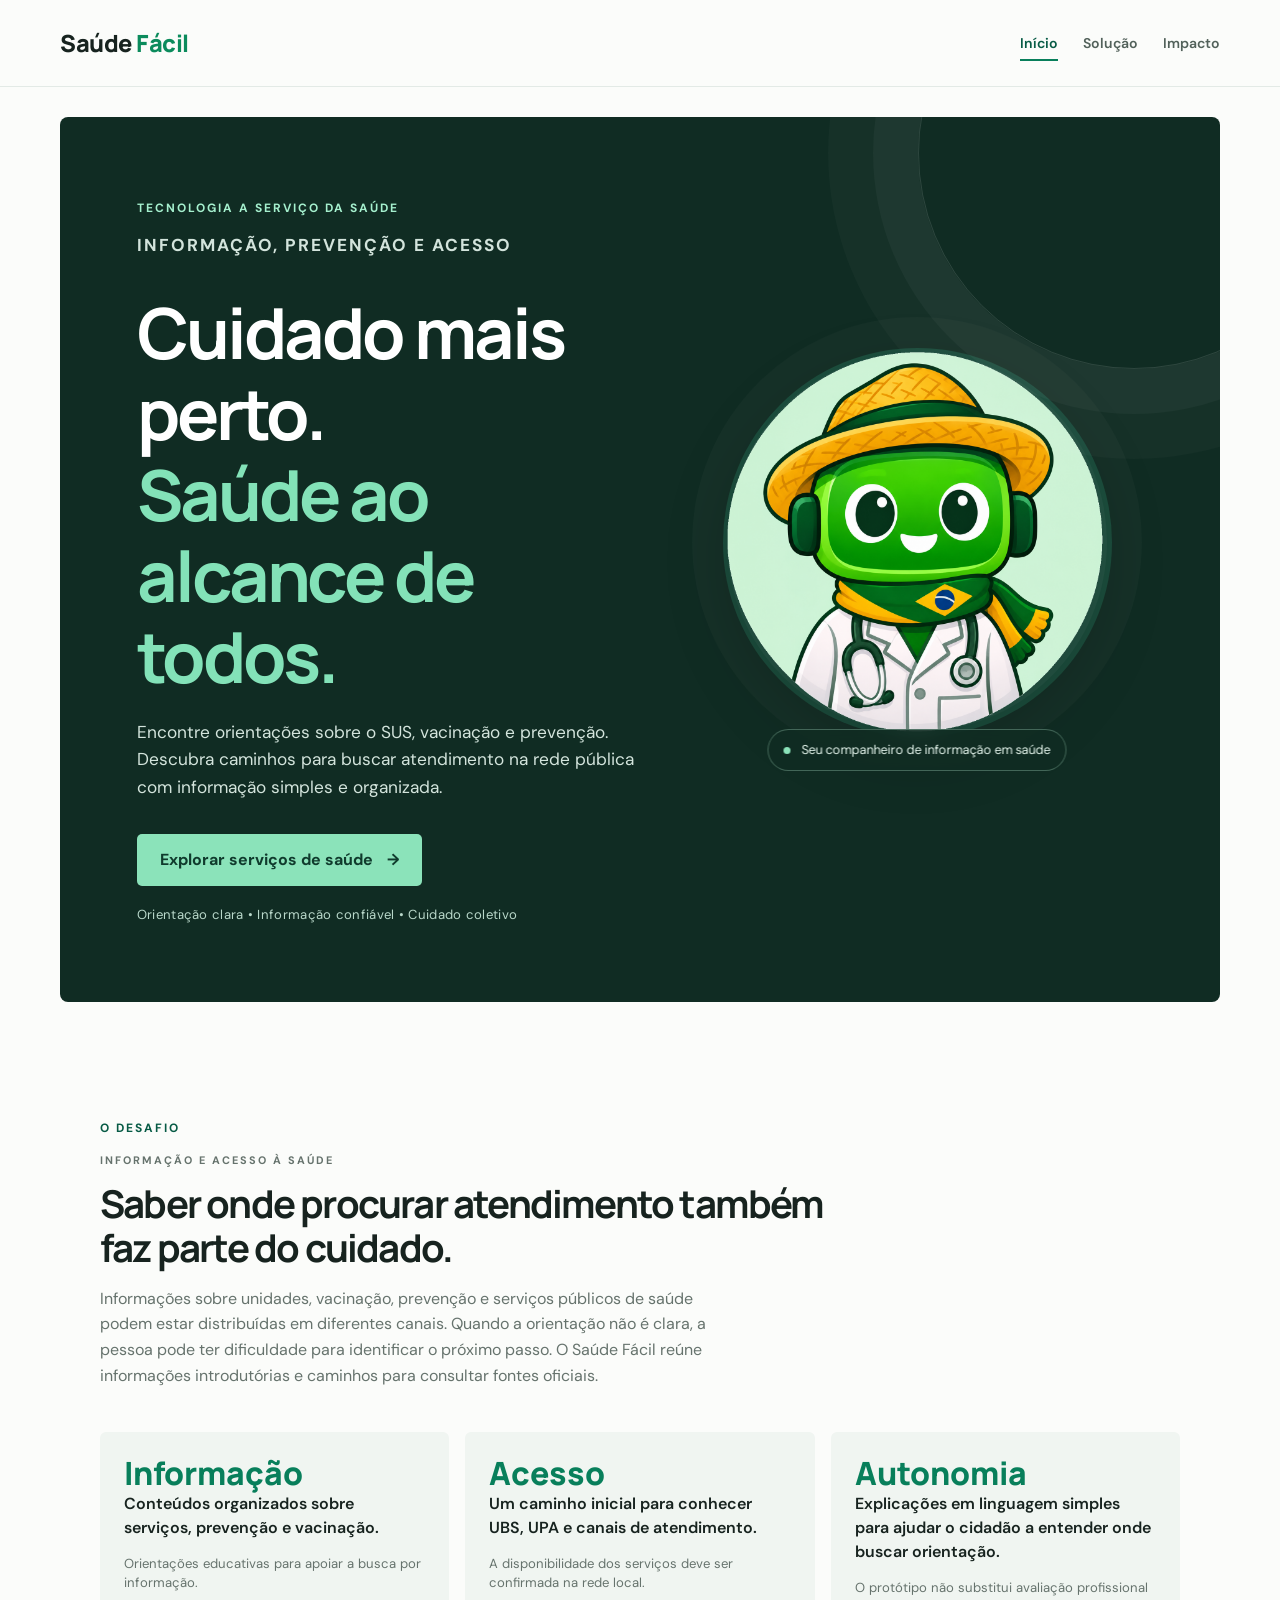
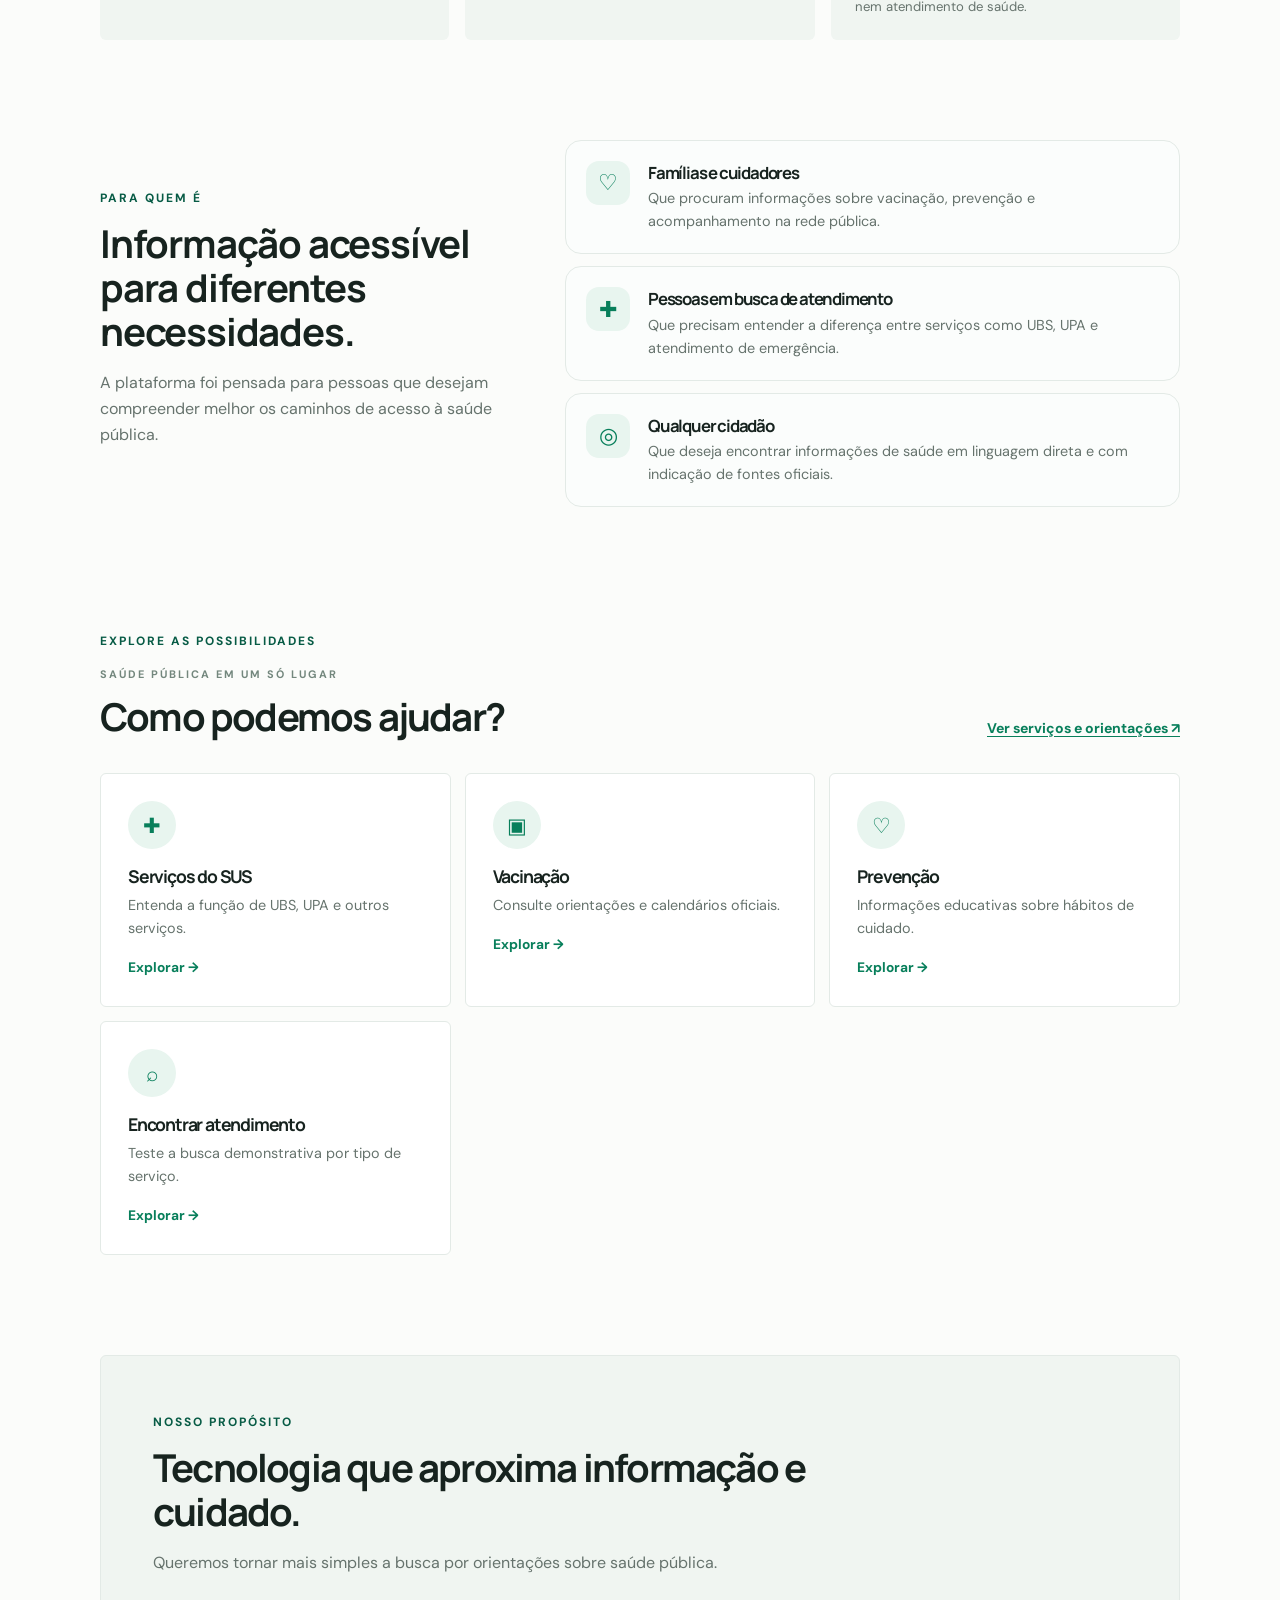
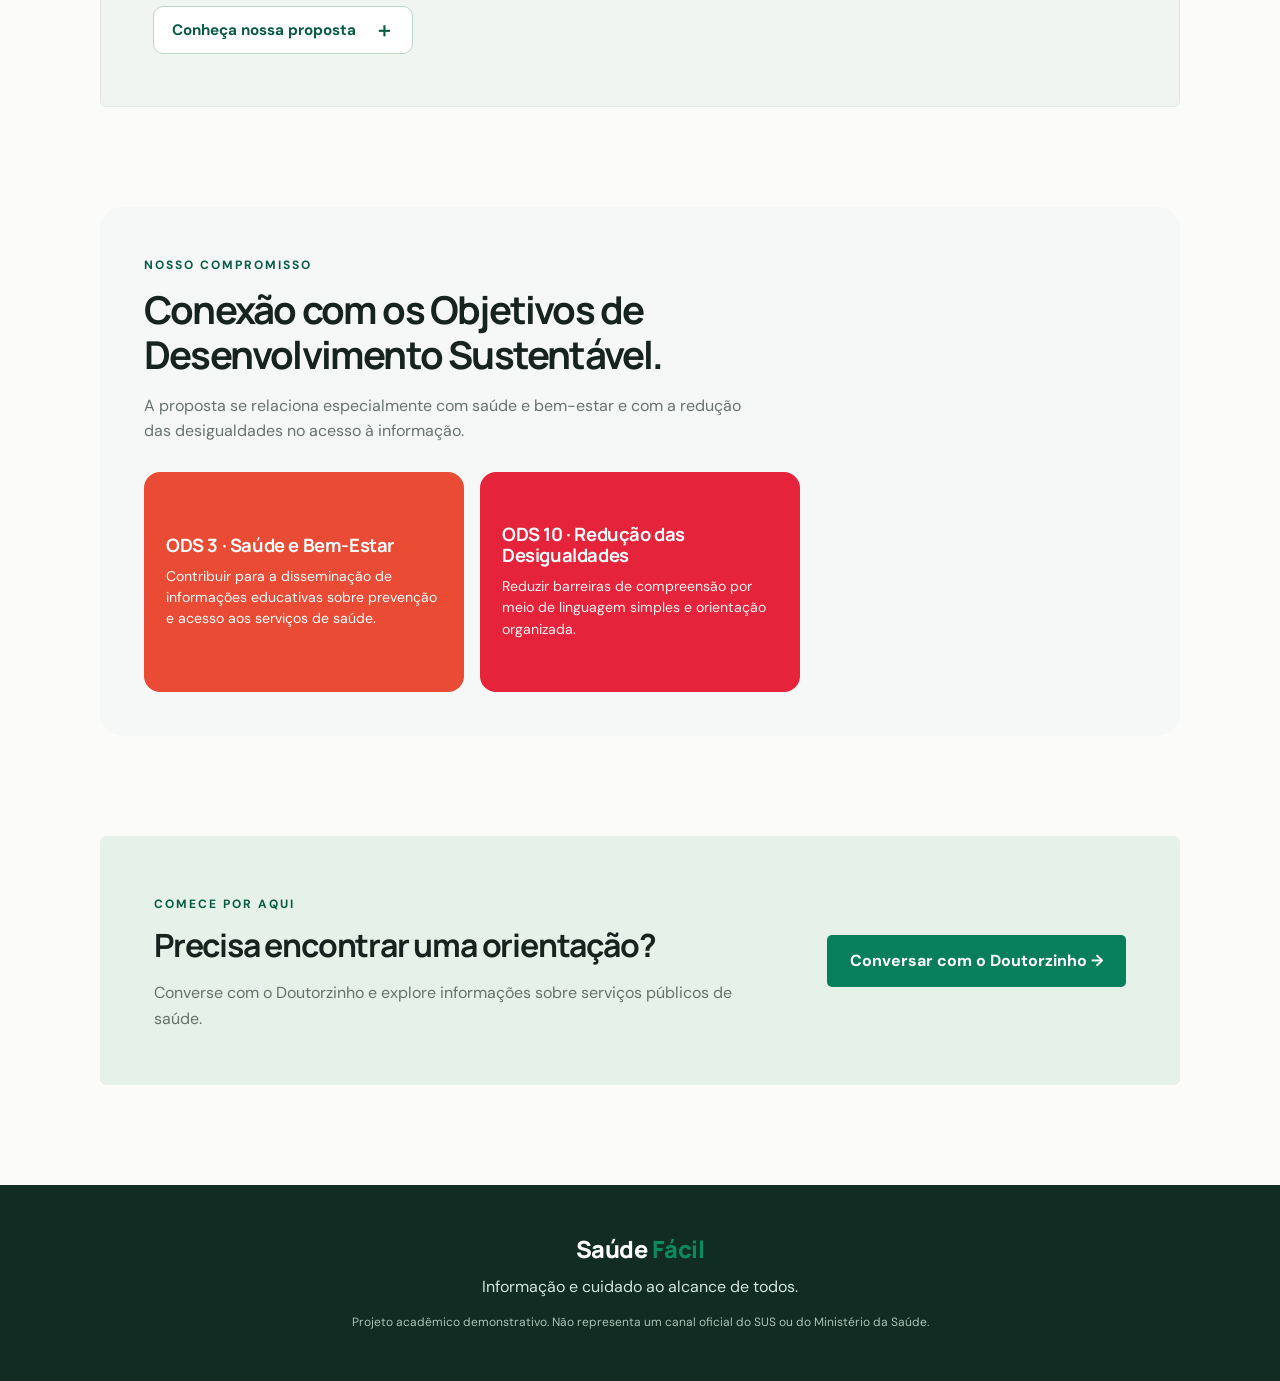
<file: index.html>
<!DOCTYPE html>
<html lang="pt-BR"><head><meta charset="UTF-8"><meta name="viewport" content="width=device-width, initial-scale=1.0"><meta name="description" content="Saúde Fácil: informação e orientação para encontrar serviços de saúde pública."><title>Saúde Fácil | Informação e cuidado ao alcance de todos</title><link rel="stylesheet" href="css/style.css"></head><body>
<a class="skip-link" href="#conteudo-principal">Pular para o conteúdo principal</a>
<header class="site-header"><nav class="navbar" aria-label="Navegação principal"><a class="logo" href="index.html">Saúde <span>Fácil</span></a><ul class="menu"><li><a href="index.html" aria-current="page">Início</a></li><li><a href="pages/solucao.html">Solução</a></li><li><a href="pages/impacto.html">Impacto</a></li></ul></nav></header>
<main id="conteudo-principal" tabindex="-1">
<section class="hero editorial-hero" aria-labelledby="hero-title"><div class="hero-content"><span class="eyebrow">TECNOLOGIA A SERVIÇO DA SAÚDE</span><p class="hero-overline">INFORMAÇÃO, PREVENÇÃO E ACESSO</p><h1 id="hero-title">Cuidado mais perto.<br><span>Saúde ao alcance de todos.</span></h1><p>Encontre orientações sobre o SUS, vacinação e prevenção. Descubra caminhos para buscar atendimento na rede pública com informação simples e organizada.</p><a class="button button-primary" href="pages/solucao.html">Explorar serviços de saúde <span aria-hidden="true">→</span></a><p class="hero-note">Orientação clara • Informação confiável • Cuidado coletivo</p></div><aside class="hero-art hero-mascot" aria-label="Doutorzinho, assistente virtual de saúde"><div class="mascot-glow"></div><img src="img/doutorzinho.png" alt="Doutorzinho, mascote robô verde com chapéu de palha, jaleco branco e estetoscópio."><div class="art-caption"><span class="caption-dot"></span> Seu companheiro de informação em saúde</div></aside></section>
<section class="intro-section section-wrap"><div class="section-heading"><span class="eyebrow">O DESAFIO</span><p class="section-overline">INFORMAÇÃO E ACESSO À SAÚDE</p><h2>Saber onde procurar atendimento também faz parte do cuidado.</h2><p>Informações sobre unidades, vacinação, prevenção e serviços públicos de saúde podem estar distribuídas em diferentes canais. Quando a orientação não é clara, a pessoa pode ter dificuldade para identificar o próximo passo. O Saúde Fácil reúne informações introdutórias e caminhos para consultar fontes oficiais.</p></div><div class="research-stats"><article class="stat-card"><strong>Informação</strong><p>Conteúdos organizados sobre serviços, prevenção e vacinação.</p><small>Orientações educativas para apoiar a busca por informação.</small></article><article class="stat-card"><strong>Acesso</strong><p>Um caminho inicial para conhecer UBS, UPA e canais de atendimento.</p><small>A disponibilidade dos serviços deve ser confirmada na rede local.</small></article><article class="stat-card stat-card-wide"><strong>Autonomia</strong><p>Explicações em linguagem simples para ajudar o cidadão a entender onde buscar orientação.</p><small>O protótipo não substitui avaliação profissional nem atendimento de saúde.</small></article></div></section>
<section class="audience-section section-wrap"><div class="audience-heading"><span class="eyebrow">PARA QUEM É</span><h2>Informação acessível para diferentes necessidades.</h2><p>A plataforma foi pensada para pessoas que desejam compreender melhor os caminhos de acesso à saúde pública.</p></div><div class="audience-grid"><article class="audience-card"><span class="audience-symbol" aria-hidden="true">♡</span><h3>Famílias e cuidadores</h3><p>Que procuram informações sobre vacinação, prevenção e acompanhamento na rede pública.</p></article><article class="audience-card"><span class="audience-symbol" aria-hidden="true">✚</span><h3>Pessoas em busca de atendimento</h3><p>Que precisam entender a diferença entre serviços como UBS, UPA e atendimento de emergência.</p></article><article class="audience-card"><span class="audience-symbol" aria-hidden="true">◎</span><h3>Qualquer cidadão</h3><p>Que deseja encontrar informações de saúde em linguagem direta e com indicação de fontes oficiais.</p></article></div></section>
<section class="services-section section-wrap"><div class="section-title-row"><div><span class="eyebrow">EXPLORE AS POSSIBILIDADES</span><p class="section-overline">SAÚDE PÚBLICA EM UM SÓ LUGAR</p><h2>Como podemos ajudar?</h2></div><a class="text-link" href="pages/solucao.html">Ver serviços e orientações ↗</a></div><div class="service-grid" id="servicos-container" aria-label="Categorias de saúde"></div></section>
<section class="purpose-section section-wrap"><div class="purpose-intro"><span class="eyebrow">NOSSO PROPÓSITO</span><h2>Tecnologia que aproxima informação e cuidado.</h2><p>Queremos tornar mais simples a busca por orientações sobre saúde pública.</p><button class="purpose-toggle" id="purpose-toggle" type="button" aria-expanded="false" aria-controls="purpose-content"><span class="toggle-label">Conheça nossa proposta</span><span class="toggle-icon" aria-hidden="true">＋</span></button></div><div class="purpose-content" id="purpose-content" hidden><div class="purpose-content-inner"><h3>Informação clara ajuda a tomar o próximo passo.</h3><p>O Saúde Fácil nasceu da ideia de reunir, em uma experiência simples, orientações iniciais sobre serviços públicos de saúde, prevenção e vacinação.</p><p>A plataforma apresenta informações educativas, uma simulação de busca por serviços e links para canais oficiais. Não realiza agendamentos, diagnósticos ou encaminhamentos reais.</p><strong>Mais informação. Mais autonomia. Mais cuidado coletivo.</strong></div></div></section>
<section class="ods-section section-wrap"><div class="section-heading"><span class="eyebrow">NOSSO COMPROMISSO</span><h2>Conexão com os Objetivos de Desenvolvimento Sustentável.</h2><p>A proposta se relaciona especialmente com saúde e bem-estar e com a redução das desigualdades no acesso à informação.</p></div><div class="ods-grid"><article class="ods-card ods-3"><h3>ODS 3 · Saúde e Bem-Estar</h3><p>Contribuir para a disseminação de informações educativas sobre prevenção e acesso aos serviços de saúde.</p></article><article class="ods-card ods-10"><h3>ODS 10 · Redução das Desigualdades</h3><p>Reduzir barreiras de compreensão por meio de linguagem simples e orientação organizada.</p></article></div></section>
<section class="cta-section section-wrap"><div><span class="eyebrow">COMECE POR AQUI</span><h2>Precisa encontrar uma orientação?</h2><p>Converse com o Doutorzinho e explore informações sobre serviços públicos de saúde.</p></div><a class="button button-light" href="pages/solucao.html">Conversar com o Doutorzinho →</a></section>
</main><footer class="site-footer"><a class="logo logo-footer" href="index.html">Saúde <span>Fácil</span></a><p>Informação e cuidado ao alcance de todos.</p><small>Projeto acadêmico demonstrativo. Não representa um canal oficial do SUS ou do Ministério da Saúde.</small></footer><script src="js/main.js"></script></body></html>
</file>
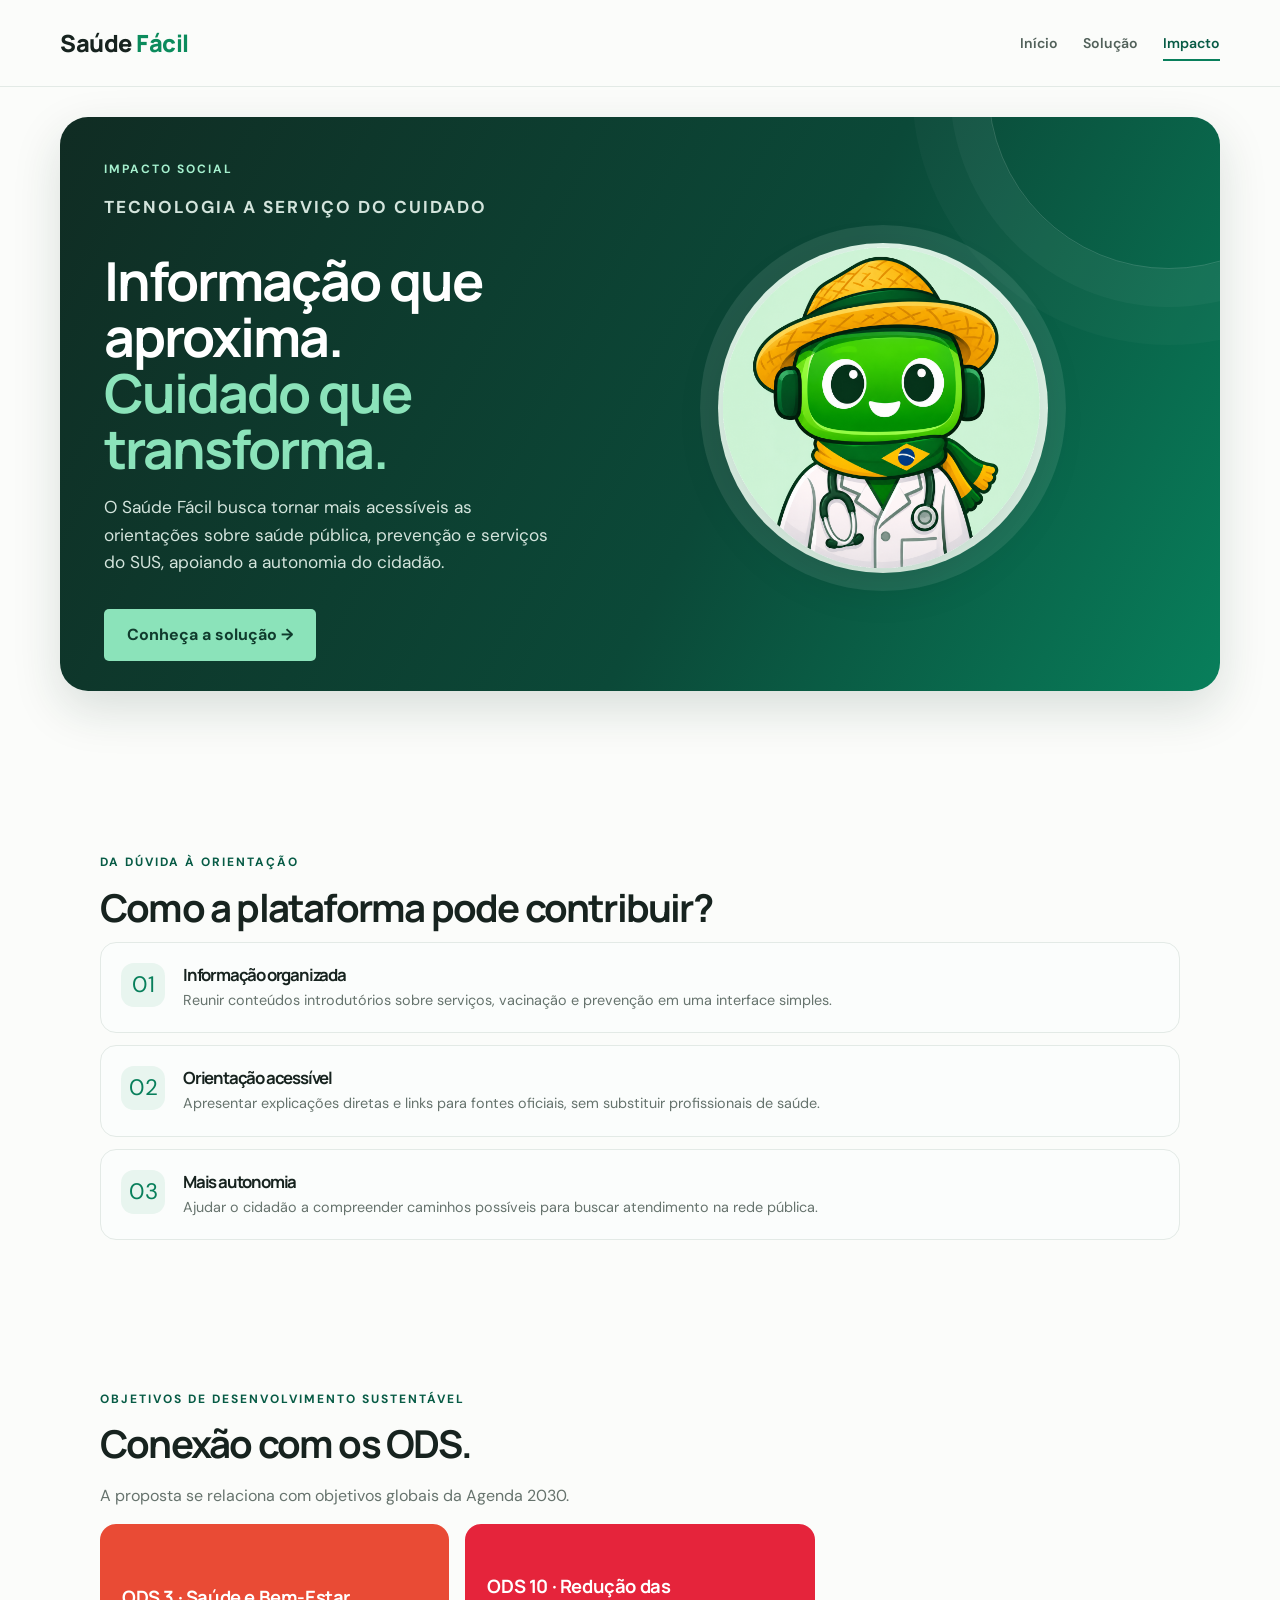
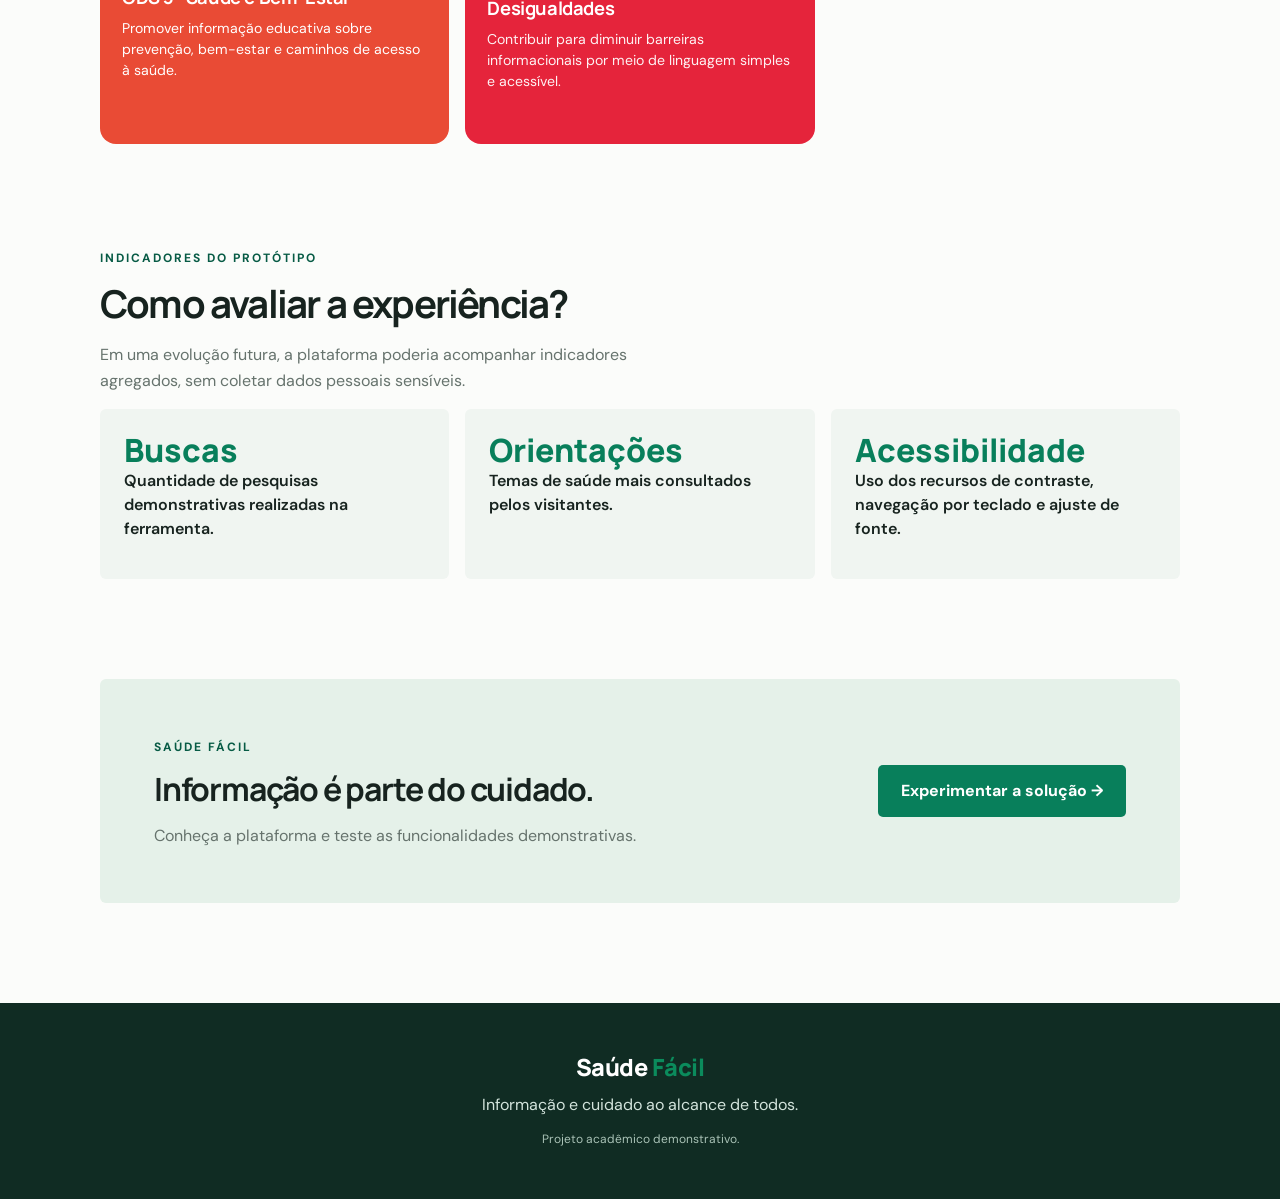
<file: pages/impacto.html>
<!DOCTYPE html>
<html lang="pt-BR"><head><meta charset="UTF-8"><meta name="viewport" content="width=device-width, initial-scale=1.0"><meta name="description" content="Conheça o impacto social proposto pelo Saúde Fácil."><title>Impacto | Saúde Fácil</title><link rel="stylesheet" href="../css/style.css"></head><body>
<a class="skip-link" href="#conteudo-principal">Pular para o conteúdo principal</a>
<header class="site-header"><nav class="navbar" aria-label="Navegação principal"><a class="logo" href="../index.html">Saúde <span>Fácil</span></a><ul class="menu"><li><a href="../index.html">Início</a></li><li><a href="solucao.html">Solução</a></li><li><a href="impacto.html" aria-current="page">Impacto</a></li></ul></nav></header>
<main id="conteudo-principal" tabindex="-1"><section class="hero editorial-hero impact-hero"><div class="hero-content"><span class="eyebrow">IMPACTO SOCIAL</span><p class="hero-overline">TECNOLOGIA A SERVIÇO DO CUIDADO</p><h1>Informação que aproxima.<br><span>Cuidado que transforma.</span></h1><p>O Saúde Fácil busca tornar mais acessíveis as orientações sobre saúde pública, prevenção e serviços do SUS, apoiando a autonomia do cidadão.</p><a class="button button-primary" href="solucao.html">Conheça a solução →</a></div><aside class="hero-art"><img src="../img/doutorzinho.png" alt="Doutorzinho, assistente virtual de saúde"></aside></section>
<section class="section-wrap impact-content"><div class="section-heading"><span class="eyebrow">DA DÚVIDA À ORIENTAÇÃO</span><h2>Como a plataforma pode contribuir?</h2></div><div class="audience-grid"><article class="audience-card"><span class="audience-symbol">01</span><h3>Informação organizada</h3><p>Reunir conteúdos introdutórios sobre serviços, vacinação e prevenção em uma interface simples.</p></article><article class="audience-card"><span class="audience-symbol">02</span><h3>Orientação acessível</h3><p>Apresentar explicações diretas e links para fontes oficiais, sem substituir profissionais de saúde.</p></article><article class="audience-card"><span class="audience-symbol">03</span><h3>Mais autonomia</h3><p>Ajudar o cidadão a compreender caminhos possíveis para buscar atendimento na rede pública.</p></article></div></section>
<section class="section-wrap"><div class="section-heading"><span class="eyebrow">OBJETIVOS DE DESENVOLVIMENTO SUSTENTÁVEL</span><h2>Conexão com os ODS.</h2><p>A proposta se relaciona com objetivos globais da Agenda 2030.</p></div><div class="ods-grid"><article class="ods-card ods-3"><h3>ODS 3 · Saúde e Bem-Estar</h3><p>Promover informação educativa sobre prevenção, bem-estar e caminhos de acesso à saúde.</p></article><article class="ods-card ods-10"><h3>ODS 10 · Redução das Desigualdades</h3><p>Contribuir para diminuir barreiras informacionais por meio de linguagem simples e acessível.</p></article></div></section>
<section class="section-wrap"><div class="section-heading"><span class="eyebrow">INDICADORES DO PROTÓTIPO</span><h2>Como avaliar a experiência?</h2><p>Em uma evolução futura, a plataforma poderia acompanhar indicadores agregados, sem coletar dados pessoais sensíveis.</p></div><div class="research-stats"><article class="stat-card"><strong>Buscas</strong><p>Quantidade de pesquisas demonstrativas realizadas na ferramenta.</p></article><article class="stat-card"><strong>Orientações</strong><p>Temas de saúde mais consultados pelos visitantes.</p></article><article class="stat-card stat-card-wide"><strong>Acessibilidade</strong><p>Uso dos recursos de contraste, navegação por teclado e ajuste de fonte.</p></article></div></section>
<section class="cta-section section-wrap"><div><span class="eyebrow">SAÚDE FÁCIL</span><h2>Informação é parte do cuidado.</h2><p>Conheça a plataforma e teste as funcionalidades demonstrativas.</p></div><a class="button button-light" href="solucao.html">Experimentar a solução →</a></section></main>
<footer class="site-footer"><a class="logo logo-footer" href="../index.html">Saúde <span>Fácil</span></a><p>Informação e cuidado ao alcance de todos.</p><small>Projeto acadêmico demonstrativo.</small></footer></body></html>
</file>
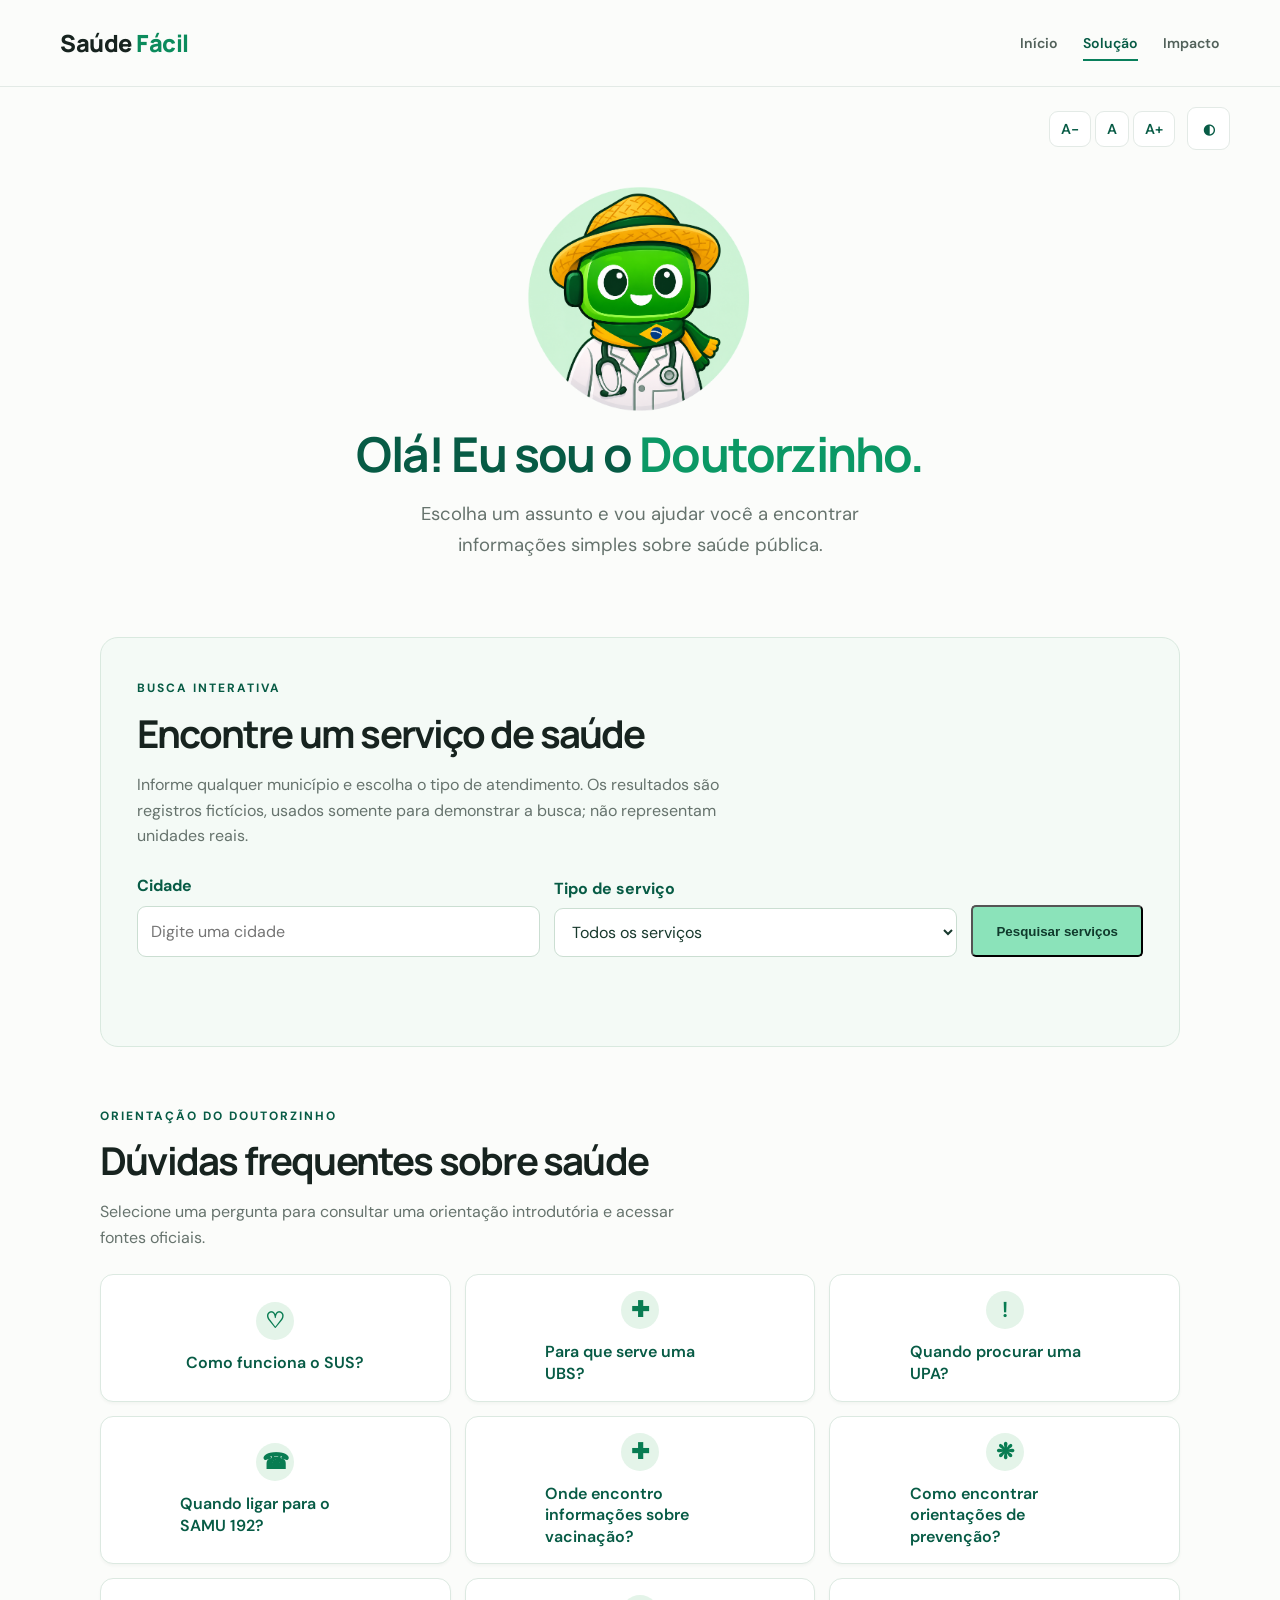
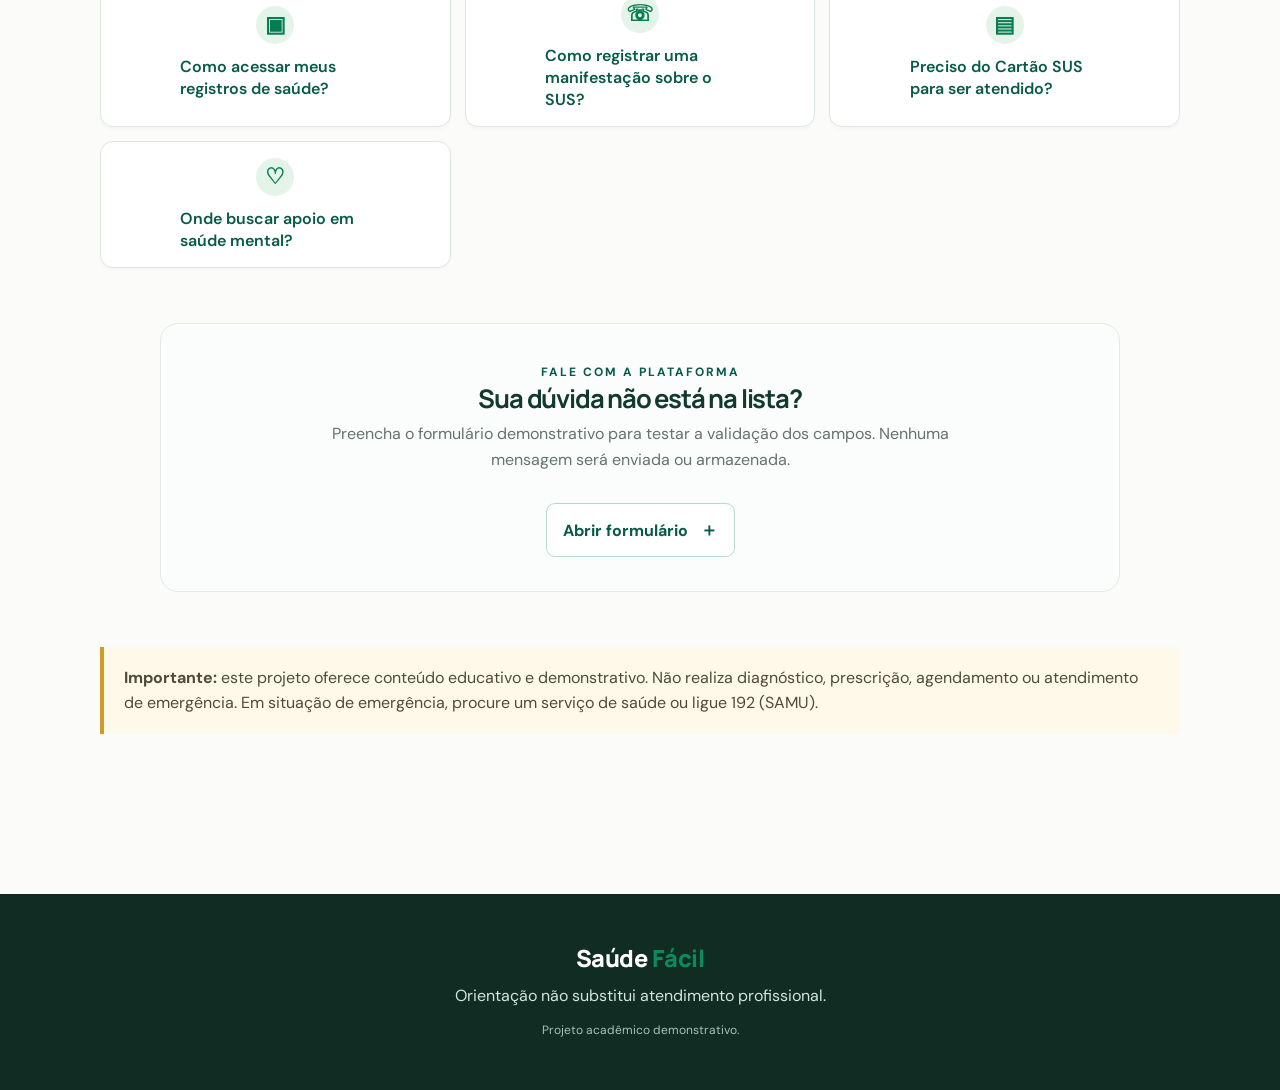
<file: pages/solucao.html>
<!DOCTYPE html>
<html lang="pt-BR"><head><meta charset="UTF-8"><meta name="viewport" content="width=device-width, initial-scale=1.0"><meta name="description" content="Converse com o Doutorzinho e encontre orientações sobre saúde pública."><title>Assistente de Saúde | Saúde Fácil</title><link rel="stylesheet" href="../css/style.css"></head><body class="solution-page">
<a class="skip-link" href="#conteudo-principal">Pular para o conteúdo principal</a>
<header class="site-header"><nav class="navbar" aria-label="Navegação principal"><a class="logo" href="../index.html">Saúde <span>Fácil</span></a><ul class="menu"><li><a href="../index.html">Início</a></li><li><a href="solucao.html" aria-current="page">Solução</a></li><li><a href="impacto.html">Impacto</a></li></ul></nav></header>
<main id="conteudo-principal" class="health-main" tabindex="-1">
<div class="assistant-toolbar" role="group" aria-label="Recursos de acessibilidade"><div class="font-controls" role="group" aria-label="Ajuste do tamanho do texto"><button type="button" data-font="down" aria-label="Diminuir texto">A−</button><button type="button" data-font="reset" aria-label="Tamanho normal do texto">A</button><button type="button" data-font="up" aria-label="Aumentar texto">A+</button></div><button class="theme-toggle" id="theme-toggle" type="button" aria-label="Ativar modo de alto contraste" aria-pressed="false">◐</button></div>
<section class="assistant-welcome" aria-labelledby="welcome-title"><img class="doutorzinho-image" src="../img/doutorzinho.png" alt="Doutorzinho, mascote verde com chapéu de palha, jaleco branco e estetoscópio"><h1 id="welcome-title">Olá! Eu sou o <span>Doutorzinho.</span></h1><p>Escolha um assunto e vou ajudar você a encontrar<br class="desktop-break"> informações simples sobre saúde pública.</p></section>
<section class="health-search section-wrap" aria-labelledby="search-title"><div class="section-heading"><span class="eyebrow">BUSCA INTERATIVA</span><h2 id="search-title">Encontre um serviço de saúde</h2><p>Informe qualquer município e escolha o tipo de atendimento. Os resultados são registros fictícios, usados somente para demonstrar a busca; não representam unidades reais.</p></div><form id="health-search-form" class="health-search-form"><div class="form-field"><label for="health-city">Cidade</label><input id="health-city" name="city" type="text" placeholder="Digite uma cidade" required></div><div class="form-field"><label for="health-type">Tipo de serviço</label><select id="health-type" name="type"><option value="todos">Todos os serviços</option><option value="UBS">Unidade Básica de Saúde (UBS)</option><option value="UPA">Unidade de Pronto Atendimento (UPA)</option><option value="Vacinação">Sala de vacinação</option><option value="Odontologia">Atendimento odontológico</option></select></div><button class="button button-primary" type="submit">Pesquisar serviços</button></form><p class="form-feedback" id="search-feedback" role="status" aria-live="polite"></p><div class="health-results" id="health-results" aria-live="polite"></div></section>
<section class="faq-section section-wrap" id="perguntas" aria-labelledby="faq-title"><div class="section-heading"><span class="eyebrow">ORIENTAÇÃO DO DOUTORZINHO</span><h2 id="faq-title">Dúvidas frequentes sobre saúde</h2><p>Selecione uma pergunta para consultar uma orientação introdutória e acessar fontes oficiais.</p></div><div class="faq-grid" id="faq-grid"></div></section>
<section class="answer-panel section-wrap" id="orientacao" aria-live="polite" aria-atomic="true" hidden><div class="answer-heading"><span class="answer-kicker">ORIENTAÇÃO EDUCATIVA</span><button class="answer-close" id="close-answer" type="button" aria-label="Fechar orientação">×</button></div><h2 id="answer-title"></h2><div id="answer-content"></div></section>
<section class="contact-section section-wrap" aria-labelledby="contact-title"><div class="contact-intro"><span class="eyebrow">FALE COM A PLATAFORMA</span><h2 id="contact-title">Sua dúvida não está na lista?</h2><p>Preencha o formulário demonstrativo para testar a validação dos campos. Nenhuma mensagem será enviada ou armazenada.</p><button class="contact-toggle" id="contact-toggle" type="button" aria-expanded="false" aria-controls="contact-form-panel">Abrir formulário <span aria-hidden="true">＋</span></button></div><div class="contact-form-panel" id="contact-form-panel" hidden><form id="contact-form" novalidate><div class="contact-fields"><div class="form-field"><label for="contact-name">Nome</label><input id="contact-name" name="name" type="text" aria-describedby="name-error" required><small class="field-error" id="name-error" aria-live="polite" aria-atomic="true"></small></div><div class="form-field"><label for="contact-email">E-mail</label><input id="contact-email" name="email" type="email" aria-describedby="email-error" required><small class="field-error" id="email-error" aria-live="polite" aria-atomic="true"></small></div><div class="form-field"><label for="contact-subject">Assunto</label><select id="contact-subject" name="subject" aria-describedby="subject-error" required><option value="">Selecione</option><option>Vacinação</option><option>Unidades de saúde</option><option>Prevenção</option><option>Serviços do SUS</option><option>Outro</option></select><small class="field-error" id="subject-error" aria-live="polite" aria-atomic="true"></small></div><div class="form-field form-field-full"><label for="contact-message">Sua dúvida</label><textarea id="contact-message" name="message" rows="4" aria-describedby="message-error" required></textarea><small class="field-error" id="message-error" aria-live="polite" aria-atomic="true"></small></div></div><button class="button button-primary" type="submit">Validar formulário</button><p id="form-feedback" class="form-feedback" role="status" aria-live="polite"></p></form></div></section>
<section class="health-disclaimer section-wrap"><strong>Importante:</strong> este projeto oferece conteúdo educativo e demonstrativo. Não realiza diagnóstico, prescrição, agendamento ou atendimento de emergência. Em situação de emergência, procure um serviço de saúde ou ligue 192 (SAMU).</section>
</main><footer class="site-footer"><a class="logo logo-footer" href="../index.html">Saúde <span>Fácil</span></a><p>Orientação não substitui atendimento profissional.</p><small>Projeto acadêmico demonstrativo.</small></footer><script src="../js/main.js"></script></body></html>
</file>
<file: css/style.css>
@import url('https://fonts.googleapis.com/css2?family=DM+Sans:wght@400;500;600;700&family=Manrope:wght@500;600;700;800&display=swap');

:root {
  --green: #087f5b;
  --green-dark: #075b45;
  --green-soft: #e8f5ef;
  --ink: #17231f;
  --muted: #66736d;
  --surface: #f6f8f7;
  --white: #ffffff;
  --border: #e3eae6;
  --shadow: 0 18px 55px rgba(17, 53, 39, .09);
}

* { box-sizing: border-box; }
html { scroll-behavior: smooth; }
body {
  margin: 0;
  color: var(--ink);
  background: var(--white);
  font-family: 'DM Sans', sans-serif;
  line-height: 1.6;
}
a { color: inherit; }
.site-header {
  position: sticky;
  top: 0;
  z-index: 10;
  background: rgba(255,255,255,.94);
  backdrop-filter: blur(14px);
  border-bottom: 1px solid var(--border);
}
.navbar {
  width: min(1160px, calc(100% - 48px));
  min-height: 78px;
  margin: auto;
  display: flex;
  align-items: center;
  justify-content: space-between;
  gap: 28px;
}
.logo {
  text-decoration: none;
  font: 800 1.35rem 'Manrope', sans-serif;
  letter-spacing: -1px;
  white-space: nowrap;
}
.logo span { color: var(--green); }
.menu {
  display: flex;
  align-items: center;
  gap: 25px;
  padding: 0;
  margin: 0;
  list-style: none;
}
.menu a {
  color: #52615a;
  font-size: .9rem;
  font-weight: 600;
  text-decoration: none;
}
.menu a:hover, .menu a[aria-current="page"] { color: var(--green); }
.hero {
  width: min(1160px, calc(100% - 48px));
  min-height: 560px;
  margin: 54px auto 90px;
  padding: 72px;
  border-radius: 30px;
  background: linear-gradient(115deg, #102c23 0%, #0b4938 58%, #087f5b 100%);
  color: white;
  display: grid;
  grid-template-columns: 1.2fr .8fr;
  align-items: center;
  gap: 55px;
  overflow: hidden;
  position: relative;
}
.hero::after {
  content: "";
  position: absolute;
  width: 430px;
  height: 430px;
  border: 1px solid rgba(255,255,255,.12);
  border-radius: 50%;
  right: -130px;
  top: -180px;
  box-shadow: 0 0 0 45px rgba(255,255,255,.035), 0 0 0 90px rgba(255,255,255,.025);
}
.hero-content, .hero-card { position: relative; z-index: 1; }
.eyebrow {
  display: inline-block;
  color: #21a879;
  font-size: .75rem;
  font-weight: 700;
  letter-spacing: 2px;
}
.hero .eyebrow { color: #80e0b6; }
h1, h2, h3 { font-family: 'Manrope', sans-serif; line-height: 1.15; letter-spacing: -1.2px; }
.hero h1 { max-width: 650px; margin: 20px 0; font-size: clamp(2.8rem, 5vw, 4.7rem); }
.hero h1 span { color: #83e2b8; }
.hero-content > p { max-width: 570px; color: #d3e4dc; font-size: 1.08rem; margin-bottom: 32px; }
.button {
  display: inline-flex;
  align-items: center;
  justify-content: center;
  gap: 14px;
  min-height: 52px;
  padding: 0 23px;
  border-radius: 10px;
  font-weight: 700;
  text-decoration: none;
  transition: transform .2s, background .2s;
}
.button:hover { transform: translateY(-2px); }
.button-primary { background: #8be3ba; color: #103b2d; }
.button-primary:hover { background: #a6efce; }
.hero-card {
  padding: 30px;
  border: 1px solid rgba(255,255,255,.2);
  border-radius: 22px;
  background: rgba(255,255,255,.1);
  backdrop-filter: blur(12px);
  box-shadow: 0 20px 60px rgba(0,0,0,.12);
}
.hero-card-icon {
  width: 48px; height: 48px; display: grid; place-items: center;
  border-radius: 14px; background: #8be3ba; color: #103b2d; font-size: 1.7rem;
}
.card-kicker { margin-top: 28px; color: #9de7c5; font-size: .7rem; font-weight: 700; letter-spacing: 1.6px; }
.hero-card h2 { margin: 8px 0; font-size: 1.8rem; }
.hero-card > p:not(.card-kicker) { color: #d3e4dc; }
.hero-card-footer { margin-top: 28px; padding-top: 18px; border-top: 1px solid rgba(255,255,255,.18); color: #d3e4dc; font-size: .8rem; }
.status-dot { display: inline-block; width: 8px; height: 8px; margin-right: 8px; border-radius: 50%; background: #8be3ba; }
.section-wrap { width: min(1080px, calc(100% - 48px)); margin: 0 auto 100px; }
.intro-section { display: grid; grid-template-columns: 1.2fr .8fr; gap: 80px; align-items: center; }
.section-heading h2, .section-title-row h2, .cta-section h2 { margin: 12px 0; font-size: clamp(2rem, 3vw, 2.8rem); }
.section-heading p, .cta-section p { color: var(--muted); max-width: 610px; }
.stat-card { padding: 30px; border: 1px solid var(--border); border-radius: 20px; background: var(--surface); }
.stat-card strong { color: var(--green); font: 800 3.4rem 'Manrope', sans-serif; }
.stat-card p { margin: 0 0 14px; font-weight: 600; }
.stat-card a, .text-link { color: var(--green); font-weight: 700; font-size: .88rem; text-decoration: none; }
.stat-card small { display: block; margin-top: 14px; color: var(--muted); font-size: .73rem; }
.section-title-row { display: flex; align-items: end; justify-content: space-between; gap: 20px; margin-bottom: 28px; }
.section-title-row h2 { margin-bottom: 0; }
.service-grid { display: grid; grid-template-columns: repeat(3, 1fr); gap: 18px; }
.service-card { padding: 25px; border: 1px solid var(--border); border-radius: 17px; background: white; transition: transform .2s, box-shadow .2s; }
.service-card:hover { transform: translateY(-4px); box-shadow: var(--shadow); }
.service-icon { width: 44px; height: 44px; display: grid; place-items: center; border-radius: 13px; background: var(--green-soft); color: var(--green); font-size: 1.3rem; }
.service-card h3 { margin: 17px 0 7px; font-size: 1.1rem; }
.service-card p { color: var(--muted); font-size: .9rem; margin: 0; }
.cta-section { padding: 42px 48px; border-radius: 22px; background: var(--green-soft); display: flex; justify-content: space-between; align-items: center; gap: 30px; }
.cta-section h2 { font-size: 2rem; }
.cta-section p { margin-bottom: 0; }
.button-light { background: var(--green); color: white; white-space: nowrap; }
.button-light:hover { background: var(--green-dark); }
.site-footer { padding: 38px 24px; text-align: center; background: #102c23; color: #d3e4dc; }
.logo-footer { color: white; }
.site-footer p { margin: 8px 0; }
.site-footer small { color: #a9c2b6; font-size: .75rem; }

@media (max-width: 850px) {
  .navbar { align-items: flex-start; flex-direction: column; padding: 18px 0; gap: 12px; }
  .menu { flex-wrap: wrap; gap: 12px 20px; }
  .hero { grid-template-columns: 1fr; padding: 48px 32px; margin-top: 28px; gap: 35px; }
  .intro-section { grid-template-columns: 1fr; gap: 28px; }
}
@media (max-width: 560px) {
  .navbar, .hero, .section-wrap { width: min(100% - 32px, 1080px); }
  .menu { gap: 9px 15px; }
  .menu a { font-size: .8rem; }
  .hero { padding: 38px 23px; border-radius: 20px; }
  .hero h1 { font-size: 2.65rem; }
  .service-grid { grid-template-columns: 1fr; }
  .section-title-row, .cta-section { align-items: flex-start; flex-direction: column; }
  .cta-section { padding: 30px 24px; }
}


/* Seção expansível: nossa causa */
.purpose-section {
  padding: 44px;
  border: 1px solid var(--border);
  border-radius: 22px;
  background: #fbfdfc;
}
.purpose-intro { max-width: 720px; }
.purpose-intro h2 { margin: 12px 0; font-size: clamp(2rem, 3vw, 2.65rem); }
.purpose-intro > p { color: var(--muted); }
.purpose-toggle {
  display: inline-flex;
  align-items: center;
  gap: 18px;
  margin-top: 14px;
  padding: 13px 18px;
  border: 1px solid #b9d9ca;
  border-radius: 10px;
  background: white;
  color: var(--green-dark);
  font: 700 .95rem 'DM Sans', sans-serif;
  cursor: pointer;
  transition: background .2s, transform .2s, border-color .2s;
}
.purpose-toggle:hover { background: var(--green-soft); border-color: var(--green); transform: translateY(-1px); }
.toggle-icon { font-size: 1.25rem; line-height: 1; }
.purpose-content {
  display: grid;
  grid-template-rows: 1fr;
  opacity: 1;
  transition: opacity .28s ease, grid-template-rows .35s ease, margin-top .35s ease;
  margin-top: 26px;
}
.purpose-content[hidden] { display: none; }
.purpose-content-inner {
  min-height: 0;
  overflow: hidden;
  padding: 30px;
  border-radius: 16px;
  color: #e4f0ea;
  background: #102c23;
}
.purpose-content-inner h3 { margin: 0 0 16px; color: #8be3ba; font-size: 1.65rem; }
.purpose-content-inner p { max-width: 820px; color: #d3e4dc; }
.purpose-content-inner strong { display: block; margin-top: 22px; color: #8be3ba; font: 700 1.1rem 'Manrope', sans-serif; }
@media (max-width: 560px) {
  .purpose-section { padding: 28px 22px; }
  .purpose-content-inner { padding: 23px; }
}


/* Acessibilidade: salto para o conteúdo principal e foco sempre visível. */
.skip-link {
  position: absolute;
  top: 10px;
  left: 10px;
  z-index: 100;
  padding: 12px 16px;
  border-radius: 8px;
  background: #ffffff;
  color: #064b38;
  border: 2px solid #064b38;
  font-weight: 700;
  text-decoration: none;
  transform: translateY(-160%);
}
.skip-link:focus {
  transform: translateY(0);
}
:where(a, button, input, select, textarea, [tabindex]):focus-visible {
  outline: 3px solid #f0a202;
  outline-offset: 4px;
  border-radius: 5px;
}
:where(a, button, input, select, textarea, [tabindex]):focus:not(:focus-visible) {
  outline: none;
}
html {
  scroll-padding-top: 105px;
}
main section[id],
main [id] {
  scroll-margin-top: 105px;
}
/* Eyebrows em fundo claro: verde escuro para contraste legível. */
.eyebrow {
  color: #075b45;
}
.hero .eyebrow {
  color: #a5f0ce;
}
.stat-card small {
  font-size: .82rem;
  line-height: 1.5;
}
.text-link,
.stat-card a {
  text-decoration: underline;
  text-underline-offset: 3px;
}
@media (max-width: 560px) {
  .navbar {
    gap: 14px;
  }
  .menu {
    width: 100%;
    gap: 10px 16px;
  }
  .menu a {
    display: inline-block;
    padding: 5px 0;
    font-size: .9rem;
  }
  .hero-content > p,
  .section-heading p,
  .purpose-intro > p,
  .cta-section p {
    font-size: 1rem;
  }
  .stat-card {
    padding: 24px;
  }
}
@media (prefers-reduced-motion: reduce) {
  html {
    scroll-behavior: auto;
  }
  *,
  *::before,
  *::after {
    animation-duration: .01ms !important;
    animation-iteration-count: 1 !important;
    transition-duration: .01ms !important;
    scroll-behavior: auto !important;
  }
}


/* Direção visual editorial: inspirada em narrativa, hierarquia e blocos de destaque.
   A identidade, textos e ilustrações permanecem originais do Saúde Fácil. */
body {
  background: #fbfcfa;
}
.site-header {
  background: rgba(251, 252, 250, .96);
}
.navbar {
  min-height: 86px;
}
.logo {
  font-size: 1.48rem;
}
.menu a {
  font-size: .88rem;
}
.menu a[aria-current="page"] {
  color: var(--green-dark);
  position: relative;
}
.menu a[aria-current="page"]::after {
  content: "";
  position: absolute;
  left: 0;
  right: 0;
  bottom: -9px;
  height: 2px;
  background: #087f5b;
}
.editorial-hero {
  min-height: 600px;
  margin-top: 30px;
  margin-bottom: 112px;
  padding: clamp(38px, 6vw, 78px);
  border-radius: 8px;
  background: #102c23;
  grid-template-columns: 1.05fr .95fr;
}
.hero-overline,
.section-overline {
  margin: 13px 0 0;
  color: #b6d8c8;
  font-size: .72rem;
  font-weight: 700;
  letter-spacing: 2px;
  text-transform: uppercase;
}
.hero h1 {
  max-width: 620px;
  margin: 18px 0 22px;
  font-size: clamp(3rem, 5.5vw, 5.15rem);
  letter-spacing: -3px;
}
.hero-content > p:not(.hero-overline) {
  max-width: 510px;
}
.hero-note {
  margin: 23px 0 0 !important;
  color: #b8d0c5 !important;
  font-size: .78rem !important;
  letter-spacing: .3px;
}
.hero-art {
  min-height: 390px;
  position: relative;
  display: grid;
  place-items: center;
  isolation: isolate;
}
.hero-art::before {
  content: "";
  position: absolute;
  width: min(86%, 390px);
  aspect-ratio: 1;
  border-radius: 50%;
  background: #174b39;
  z-index: -2;
}
.art-orbit {
  position: absolute;
  border: 1px solid rgba(185, 237, 211, .32);
  border-radius: 50%;
  transform: rotate(-28deg);
}
.orbit-one {
  width: 105%;
  height: 56%;
}
.orbit-two {
  width: 92%;
  height: 78%;
  transform: rotate(42deg);
}
.art-paper {
  width: min(66%, 270px);
  min-height: 310px;
  padding: 28px;
  background: #f3f2e8;
  color: #153b2e;
  border-radius: 5px;
  box-shadow: 20px 25px 0 rgba(5, 24, 17, .18);
  transform: rotate(5deg);
  position: relative;
}
.paper-mark {
  display: block;
  margin-bottom: 38px;
  font: 800 2.5rem 'Manrope', sans-serif;
  letter-spacing: -4px;
  color: #087f5b;
}
.paper-line {
  display: block;
  width: 78%;
  height: 7px;
  margin: 13px 0;
  border-radius: 10px;
  background: #c8d5cb;
}
.paper-line-wide { width: 100%; background: #6a9b81; }
.paper-line-short { width: 48%; }
.paper-stamp {
  display: inline-block;
  margin-top: 28px;
  padding: 9px 11px;
  border: 1px solid #087f5b;
  color: #075b45;
  font-size: .62rem;
  font-weight: 800;
  letter-spacing: 1.4px;
  line-height: 1.5;
  transform: rotate(-4deg);
}
.art-leaf {
  position: absolute;
  width: 65px;
  height: 110px;
  border-radius: 100% 0 100% 0;
  background: #8be3ba;
  opacity: .95;
}
.leaf-one {
  right: 8%;
  top: 13%;
  transform: rotate(26deg);
}
.leaf-two {
  left: 6%;
  bottom: 14%;
  width: 45px;
  height: 82px;
  background: #4cae83;
  transform: rotate(-42deg);
}
.art-caption {
  position: absolute;
  right: 0;
  bottom: 1%;
  padding: 12px 16px;
  border: 1px solid rgba(255,255,255,.22);
  border-radius: 30px;
  background: rgba(255,255,255,.08);
  color: #e0f1e8;
  font-size: .75rem;
  backdrop-filter: blur(8px);
}
.caption-dot {
  display: inline-block;
  width: 7px;
  height: 7px;
  margin-right: 8px;
  border-radius: 50%;
  background: #8be3ba;
}
.intro-section {
  gap: 9vw;
  align-items: start;
}
.section-overline {
  color: #73877d;
  margin: 13px 0 5px;
  font-size: .68rem;
}
.section-heading h2,
.section-title-row h2,
.purpose-intro h2 {
  letter-spacing: -1.8px;
}
.stat-card {
  background: #f0f5f1;
  border: 0;
  border-radius: 6px;
  padding: 34px;
}
.stat-card strong {
  display: block;
  font-size: 4rem;
  line-height: 1.1;
}
.services-section {
  padding-top: 20px;
}
.section-title-row {
  align-items: end;
  margin-bottom: 34px;
}
.service-grid {
  gap: 14px;
}
.service-card {
  min-height: 190px;
  padding: 27px;
  border-radius: 6px;
  background: #fff;
  transition: transform .22s ease, box-shadow .22s ease, border-color .22s ease;
}
.service-card:hover {
  transform: translateY(-5px);
  border-color: #b8d9c8;
  box-shadow: 0 18px 38px rgba(17, 53, 39, .08);
}
.service-icon {
  border-radius: 50%;
  width: 48px;
  height: 48px;
}
.purpose-section {
  border-radius: 6px;
  padding: clamp(28px, 5vw, 52px);
  background: #f0f5f1;
}
.purpose-content-inner {
  border-radius: 5px;
}
.cta-section {
  border-radius: 6px;
  background: #e5f1e9;
  padding: clamp(30px, 5vw, 54px);
}
.button {
  border-radius: 5px;
}
.site-footer {
  padding: 48px 24px;
}
@media (max-width: 850px) {
  .editorial-hero {
    grid-template-columns: 1fr;
    gap: 24px;
  }
  .hero-art {
    min-height: 330px;
  }
  .hero-art::before {
    width: min(70%, 330px);
  }
}
@media (max-width: 560px) {
  .editorial-hero {
    margin-top: 18px;
    margin-bottom: 76px;
    padding: 34px 22px;
  }
  .hero h1 {
    font-size: clamp(2.65rem, 12vw, 3.6rem);
    letter-spacing: -2px;
  }
  .hero-art {
    min-height: 280px;
  }
  .art-paper {
    min-height: 245px;
    padding: 22px;
  }
  .paper-mark {
    margin-bottom: 25px;
    font-size: 2rem;
  }
  .art-caption {
    right: -4px;
    bottom: 0;
    font-size: .68rem;
  }
  .intro-section {
    gap: 24px;
  }
}
@media (prefers-reduced-motion: reduce) {
  .service-card,
  .button {
    transition: none;
  }
}


/* =========================================================
   Página Solução — Assistente Doutorzinho
   ========================================================= */
.solution-page {
  min-height: 100vh;
  background: #fbfcfa;
  overflow-x: hidden;
}
.assistant-layout {
  min-height: 100vh;
  display: grid;
  grid-template-columns: 286px minmax(0, 1fr);
}
.assistant-sidebar {
  position: sticky;
  top: 0;
  height: 100vh;
  min-height: 650px;
  padding: 28px 23px 22px;
  display: flex;
  flex-direction: column;
  color: #f5fbf7;
  background: linear-gradient(180deg, #064b38 0%, #043e30 100%);
}
.assistant-brand {
  display: flex;
  align-items: center;
  gap: 12px;
  margin: 4px 10px 58px;
  color: #fff;
  font: 800 1.35rem 'Manrope', sans-serif;
  letter-spacing: -.7px;
  text-decoration: none;
  white-space: nowrap;
}
.brand-symbol {
  width: 29px;
  height: 29px;
  display: grid;
  grid-template-columns: 1fr 1fr;
  gap: 2px;
  transform: rotate(45deg) scale(.78);
}
.brand-symbol i { display: block; background: #f1c40f; border-radius: 2px; }
.brand-symbol i:nth-child(2), .brand-symbol i:nth-child(3) { background: #13a875; }
.assistant-nav { display: grid; gap: 9px; }
.sidebar-link {
  width: 100%;
  min-height: 56px;
  padding: 0 17px;
  display: flex;
  align-items: center;
  gap: 14px;
  border: 0;
  border-radius: 12px;
  background: transparent;
  color: #f3faf6;
  font: 600 .98rem 'DM Sans', sans-serif;
  text-align: left;
  text-decoration: none;
  cursor: pointer;
}
.sidebar-link:hover, .sidebar-link.active {
  background: rgba(255,255,255,.17);
}
.sidebar-icon { width: 24px; font-size: 1.35rem; text-align: center; }
.sidebar-divider { height: 1px; margin: 28px 0 30px; background: rgba(255,255,255,.23); }
.recent-section h2 {
  margin: 0 0 17px 10px;
  color: #f1f8f4;
  font: 700 .88rem 'DM Sans', sans-serif;
  letter-spacing: 0;
}
.recent-list { display: grid; gap: 7px; margin: 0; padding: 0; list-style: none; }
.recent-list button {
  width: 100%;
  padding: 10px 8px;
  border: 0;
  border-radius: 8px;
  background: transparent;
  color: #e0eee7;
  font: 400 .82rem 'DM Sans', sans-serif;
  text-align: left;
  cursor: pointer;
}
.recent-list button:hover { background: rgba(255,255,255,.12); }
.recent-empty { padding: 8px; color: #bdd2c7; font-size: .8rem; line-height: 1.5; }
.sidebar-help {
  min-height: 54px;
  margin-top: auto;
  padding: 0 15px;
  display: flex;
  align-items: center;
  gap: 12px;
  border: 1px solid rgba(255,255,255,.16);
  border-radius: 12px;
  background: rgba(255,255,255,.16);
  color: #fff;
  font: 600 .9rem 'DM Sans', sans-serif;
  cursor: pointer;
}
.sidebar-help span { font-size: 1.35rem; }
.assistant-main {
  min-width: 0;
  padding: 18px clamp(24px, 3.2vw, 58px) 28px;
  position: relative;
}
.assistant-toolbar {
  min-height: 42px;
  display: flex;
  justify-content: flex-end;
  align-items: center;
  gap: 18px;
}
.font-controls { display: flex; align-items: center; gap: 13px; }
.font-controls button, .theme-toggle {
  border: 0;
  background: transparent;
  color: #143d30;
  font: 700 .95rem 'DM Sans', sans-serif;
  cursor: pointer;
}
.font-controls button { min-width: 22px; padding: 7px 2px; }
.theme-toggle {
  width: 43px;
  height: 43px;
  border-radius: 50%;
  background: #e0f5ec;
  font-size: 1.35rem;
}
.accessibility-top {
  min-height: 42px;
  padding: 0 16px;
  display: flex;
  align-items: center;
  gap: 9px;
  border: 1px solid #174d3b;
  border-radius: 24px;
  background: transparent;
  color: #173b30;
  font: 600 .83rem 'DM Sans', sans-serif;
  cursor: pointer;
}
.accessibility-top span { font-size: 1.2rem; }
.assistant-welcome {
  max-width: 940px;
  margin: 2px auto 42px;
  text-align: center;
}
.doutorzinho-image {
  display: block;
  width: min(250px, 36vw);
  height: 225px;
  object-fit: contain;
  margin: 0 auto 5px;
}
.assistant-welcome h1 {
  margin: 0;
  color: #102f25;
  font-size: clamp(2rem, 3.25vw, 3rem);
  letter-spacing: -1.8px;
}
.assistant-welcome h1 span { color: #0b9a64; }
.assistant-welcome > p {
  margin: 18px 0 0;
  color: #707875;
  font-size: clamp(1rem, 1.45vw, 1.28rem);
  line-height: 1.55;
}
.faq-section { max-width: 1280px; margin: 0 auto; }
.faq-grid {
  display: grid;
  grid-template-columns: repeat(5, minmax(0, 1fr));
  gap: 15px;
}
.faq-card {
  min-height: 170px;
  padding: 18px 13px 15px;
  display: flex;
  flex-direction: column;
  align-items: center;
  justify-content: center;
  gap: 11px;
  border: 1px solid #e0e7e3;
  border-radius: 19px;
  background: #fff;
  color: #12392d;
  box-shadow: 0 2px 3px rgba(10, 48, 33, .035);
  font: 700 .98rem 'DM Sans', sans-serif;
  line-height: 1.25;
  text-align: center;
  cursor: pointer;
  transition: border-color .18s ease, transform .18s ease, box-shadow .18s ease;
}
.faq-card:hover {
  border-color: #9acdb4;
  box-shadow: 0 10px 24px rgba(12, 71, 48, .08);
  transform: translateY(-3px);
}
.faq-card[aria-pressed="true"] { border-color: #07875c; background: #f3fbf6; }
.faq-icon {
  width: 58px;
  height: 58px;
  display: grid;
  place-items: center;
  border-radius: 50%;
  background: #e0f7ee;
  color: #075b45;
}
.faq-icon svg { width: 30px; height: 30px; stroke: currentColor; }
.faq-label { max-width: 190px; }
.answer-panel {
  max-width: 960px;
  margin: 35px auto 0;
  padding: 28px 32px;
  border: 1px solid #d8e8df;
  border-radius: 17px;
  background: #fff;
  box-shadow: 0 12px 32px rgba(12, 71, 48, .06);
}
.answer-panel[hidden] { display: none; }
.answer-heading { display: flex; align-items: center; justify-content: space-between; }
.answer-kicker { color: #087f5b; font-size: .72rem; font-weight: 800; letter-spacing: 1.4px; }
.answer-close { width: 34px; height: 34px; border: 0; border-radius: 50%; background: #edf6f1; color: #164333; font-size: 1.5rem; cursor: pointer; }
.answer-panel h2 { margin: 10px 0 16px; color: #12392d; font-size: 1.55rem; }
.answer-panel p { color: #53645c; }
.answer-panel ol { padding-left: 22px; color: #35483f; }
.answer-panel li { margin: 8px 0; }
.answer-official-link { display: inline-flex; margin-top: 12px; padding: 11px 16px; border-radius: 8px; background: #087f5b; color: white; font-weight: 700; text-decoration: none; }
.answer-note { margin-top: 17px; padding: 13px 15px; border-left: 3px solid #8bd9b2; background: #f0f8f3; font-size: .9rem; }
.assistant-disclaimer { margin: 35px auto 0; color: #626d67; font-size: .75rem; text-align: center; }
.solution-page :where(a, button):focus-visible {
  outline: 3px solid #f0b429;
  outline-offset: 3px;
}
.solution-page.high-contrast { filter: contrast(1.12); }
.solution-page.high-contrast .assistant-main { background: #fff; }
.solution-page.large-text { font-size: 1.12rem; }
html[data-font-scale="90"] .solution-page .assistant-main { font-size: 90%; }
html[data-font-scale="95"] .solution-page .assistant-main { font-size: 95%; }
html[data-font-scale="105"] .solution-page .assistant-main { font-size: 105%; }
html[data-font-scale="115"] .solution-page .assistant-main { font-size: 115%; }
html[data-font-scale="100"] .solution-page .assistant-main { font-size: 100%; }
html[data-font-scale="110"] .solution-page .assistant-main { font-size: 110%; }
html[data-font-scale="120"] .solution-page .assistant-main { font-size: 120%; }
html[data-font-scale="125"] .solution-page .assistant-main { font-size: 125%; }
@media (max-width: 1180px) {
  .assistant-layout { grid-template-columns: 245px minmax(0, 1fr); }
  .assistant-sidebar { padding-inline: 17px; }
  .faq-grid { grid-template-columns: repeat(3, minmax(0, 1fr)); }
  .faq-card { min-height: 150px; }
  .doutorzinho-image { height: 195px; }
}
@media (max-width: 760px) {
  .assistant-layout { grid-template-columns: 1fr; }
  .assistant-sidebar {
    position: relative;
    height: auto;
    min-height: 0;
    padding: 17px 16px;
  }
  .assistant-brand { margin: 0 5px 18px; }
  .assistant-nav { grid-template-columns: repeat(2, minmax(0, 1fr)); gap: 7px; }
  .sidebar-link { min-height: 46px; padding: 0 10px; font-size: .88rem; }
  .sidebar-divider, .recent-section, .sidebar-help { display: none; }
  .assistant-main { padding: 12px 18px 30px; }
  .assistant-toolbar { gap: 10px; }
  .assistant-welcome { margin: 0 auto 28px; }
  .doutorzinho-image { width: 190px; height: 170px; }
  .assistant-welcome h1 { font-size: clamp(1.65rem, 6vw, 2.35rem); }
  .assistant-welcome > p { font-size: .98rem; }
  .desktop-break { display: none; }
  .faq-grid { grid-template-columns: repeat(2, minmax(0, 1fr)); gap: 10px; }
  .faq-card { min-height: 142px; padding: 13px 9px; font-size: .88rem; }
  .faq-icon { width: 48px; height: 48px; }
  .faq-icon svg { width: 25px; height: 25px; }
  .accessibility-top { padding: 0 10px; font-size: .75rem; }
  .answer-panel { padding: 22px 18px; }
}
@media (max-width: 390px) {
  .assistant-toolbar { gap: 6px; }
  .font-controls { gap: 6px; }
  .accessibility-top { font-size: 0; }
  .accessibility-top span { font-size: 1.2rem; }
}
@media (prefers-reduced-motion: reduce) {
  .faq-card { transition: none; }
}

/* Orientações detalhadas do Doutorzinho */
.answer-summary { font-size: 1.08rem; line-height: 1.75; color: var(--text, #26352f); margin: 0 0 1.4rem; }
.answer-section { margin: 1.35rem 0; }
.answer-section h3 { color: #155b43; font-size: 1rem; margin: 0 0 .65rem; }
.answer-section p, .answer-section li { line-height: 1.7; }
.answer-section ul, .answer-section ol { padding-left: 1.35rem; margin: .45rem 0; }
.answer-section li { margin: .45rem 0; }
.answer-actions { display: flex; flex-wrap: wrap; gap: .75rem; margin: 1.5rem 0; }
.answer-official-link, .answer-search-link { display: inline-flex; align-items: center; justify-content: center; min-height: 44px; padding: .75rem 1rem; border-radius: 12px; font-weight: 650; line-height: 1.35; text-decoration: none; }
.answer-official-link { background: #155b43; color: #fff; }
.answer-search-link { background: #e8f2ed; color: #124d39; border: 1px solid #b8d4c6; }
.answer-official-link:hover, .answer-search-link:hover { text-decoration: underline; filter: brightness(.96); }
.answer-note { margin: 1rem 0; padding: 1rem 1.1rem; background: #f4f7f5; border-left: 4px solid #e1b84b; border-radius: 8px; line-height: 1.65; }
.answer-disclaimer { color: #58665f; font-size: .9rem; line-height: 1.6; margin-top: 1rem; }
.recent-favorite { display: block; margin: .5rem 0; padding: .65rem .9rem; border: 1px solid #b8d4c6; border-radius: 8px; background: #f4faf6; color: #155b43; cursor: pointer; }
.solution-page.high-contrast { background: #000 !important; color: #fff !important; }
.solution-page.high-contrast .assistant-main,
.solution-page.high-contrast .answer-panel,
.solution-page.high-contrast .faq-card,
.solution-page.high-contrast .assistant-toolbar { background: #000 !important; color: #fff !important; border-color: #fff !important; }
.solution-page.high-contrast .assistant-main p,
.solution-page.high-contrast .assistant-main h1,
.solution-page.high-contrast .assistant-main h2,
.solution-page.high-contrast .assistant-main h3,
.solution-page.high-contrast .answer-section li,
.solution-page.high-contrast .answer-disclaimer { color: #fff !important; }
.solution-page.high-contrast .answer-official-link { background: #ff0 !important; color: #000 !important; border: 2px solid #fff; }
.solution-page.high-contrast .answer-search-link { background: #000 !important; color: #ff0 !important; border: 2px solid #ff0; }
.solution-page.high-contrast .answer-note { background: #171717 !important; color: #fff !important; border-left-color: #ff0; }
@media (max-width: 700px) {
  .answer-actions { flex-direction: column; }
  .answer-official-link, .answer-search-link { width: 100%; text-align: center; }
}
.answer-favorite { min-height: 44px; padding: .7rem 1rem; border: 1px solid #b8d4c6; border-radius: 12px; background: #fff; color: #155b43; font: inherit; font-weight: 650; cursor: pointer; }
.answer-favorite:hover { background: #f0f7f3; }
.solution-page.high-contrast .answer-favorite { background: #000 !important; color: #ff0 !important; border: 2px solid #ff0 !important; }

/* Formulário expansível de contato — demonstração acadêmica */
.contact-section {
  max-width: 960px;
  margin: 54px auto 0;
  padding: 30px 32px;
  border: 1px solid #dce9e2;
  border-radius: 18px;
  background: #fbfdfb;
}
.contact-intro { text-align: center; }
.contact-intro h2 { margin: 0 0 8px; color: #12392d; font-size: clamp(1.25rem, 2vw, 1.65rem); }
.contact-intro p { margin: 0 auto 18px; max-width: 620px; color: #64736b; }
.contact-toggle, .contact-submit {
  min-height: 46px;
  padding: 11px 20px;
  border: 0;
  border-radius: 11px;
  background: #087f5b;
  color: #fff;
  font: inherit;
  font-weight: 700;
  cursor: pointer;
}
.contact-toggle:hover, .contact-submit:hover { background: #075b45; }
.contact-toggle span { display: inline-block; margin-left: 8px; font-size: 1.1rem; }
.contact-form-panel { max-width: 720px; margin: 28px auto 0; padding-top: 25px; border-top: 1px solid #e1ebe5; }
.contact-form-panel[hidden] { display: none; }
.contact-fields { display: grid; grid-template-columns: repeat(2, minmax(0, 1fr)); gap: 18px; }
.form-field { display: flex; flex-direction: column; gap: 6px; }
.form-field label { color: #183d30; font-weight: 650; }
.form-field input, .form-field select {
  width: 100%; min-height: 46px; padding: 10px 12px;
  border: 1px solid #cbd9d1; border-radius: 9px;
  background: #fff; color: #20372d; font: inherit;
}
.form-field input:focus, .form-field select:focus { outline: 3px solid #b6e5ce; border-color: #087f5b; }
.form-field [aria-invalid="true"] { border-color: #b42318; }
.field-error { min-height: 1.1em; color: #b42318; font-size: .82rem; }
.contact-response-time { margin: 22px 0 12px; padding: 16px 18px; border-left: 4px solid #0b9a64; border-radius: 8px; background: #edf7f1; color: #174532; }
.contact-response-time p { margin: 4px 0 0; color: #4f6559; }
.form-disclaimer { color: #66736d; font-size: .84rem; line-height: 1.55; }
.contact-submit { margin-top: 8px; }
.form-feedback { min-height: 1.5em; margin: 14px 0 0; color: #b42318; font-weight: 600; }
.form-feedback.is-success { color: #087044; }
.solution-page.high-contrast .contact-section,
.solution-page.high-contrast .contact-form-panel,
.solution-page.high-contrast .contact-response-time { background: #000 !important; color: #fff !important; border-color: #fff !important; }
.solution-page.high-contrast .contact-section h2,
.solution-page.high-contrast .contact-section p,
.solution-page.high-contrast .contact-section label,
.solution-page.high-contrast .contact-response-time strong { color: #fff !important; }
.solution-page.high-contrast .form-field input,
.solution-page.high-contrast .form-field select { background: #000 !important; color: #fff !important; border-color: #fff !important; }
@media (max-width: 760px) {
  .contact-section { margin-top: 38px; padding: 24px 18px; }
  .contact-fields { grid-template-columns: 1fr; gap: 12px; }
  .contact-toggle, .contact-submit { width: 100%; }
}

.form-field-full { grid-column: 1 / -1; }
.form-field textarea { width: 100%; min-height: 110px; padding: 10px 12px; border: 1px solid #cbd9d1; border-radius: 9px; background: #fff; color: #20372d; font: inherit; resize: vertical; }
.form-field textarea:focus { outline: 3px solid #b6e5ce; border-color: #087f5b; }
.form-field textarea[aria-invalid="true"] { border-color: #b42318; }
.solution-page.high-contrast .form-field textarea { background: #000 !important; color: #fff !important; border-color: #fff !important; }


/* Biblioteca de documentos e navegação interna */
.library-view { max-width: 1180px; margin: 72px auto 40px; }
.library-view[hidden] { display: none !important; }
.library-heading { margin: 0 0 26px; }
.library-heading h1 { margin: 8px 0; color: #12392d; font-size: clamp(1.8rem,3vw,2.5rem); }
.library-heading > p { color: #64736b; margin: 0 0 18px; }
.library-back { border: 1px solid #b9d6c8; border-radius: 10px; background: #f1f8f4; color: #126044; padding: 10px 14px; font: inherit; font-weight: 650; cursor: pointer; }
.document-grid { display: grid; grid-template-columns: repeat(2,minmax(0,1fr)); gap: 22px; }
.document-card { overflow: hidden; border: 1px solid #dce9e2; border-radius: 16px; background: #fff; box-shadow: 0 3px 12px rgba(18,57,45,.05); }
.document-card > img { display: block; width: 100%; height: 220px; object-fit: cover; background: #e8edf0; }
.document-card-body { padding: 16px 18px 18px; }
.document-card h2 { margin: 0 0 6px; color: #153d30; font-size: 1.08rem; }
.document-card p { margin: 0; color: #58685f; line-height: 1.5; }
.document-details { margin-top: 12px; }
.document-details summary { color: #087f5b; font-weight: 700; cursor: pointer; }
.document-details p { margin-top: 8px; }
.library-note { margin-top: 22px; color: #65736c; font-size: .88rem; }
.quick-service-grid { display: grid; grid-template-columns: repeat(3,minmax(0,1fr)); gap: 14px; }
.quick-service-grid button,.saved-item { min-height: 58px; padding: 14px; border: 1px solid #dce9e2; border-radius: 12px; background: #fff; color: #164432; font: inherit; font-weight: 650; text-align: left; cursor: pointer; }
.quick-service-grid button:hover,.saved-item:hover { border-color: #0b9a64; background: #f1f8f4; }
.saved-list { display: grid; grid-template-columns: repeat(2,minmax(0,1fr)); gap: 12px; color: #65736c; }
.assistant-nav .sidebar-button { width: 100%; text-align: left; font: inherit; }
.solution-page.high-contrast .document-card,.solution-page.high-contrast .quick-service-grid button,.solution-page.high-contrast .saved-item { background: #000 !important; color: #fff !important; border-color: #fff !important; }
.solution-page.high-contrast .document-card h2,.solution-page.high-contrast .document-card p,.solution-page.high-contrast .library-heading h1,.solution-page.high-contrast .library-heading p { color: #fff !important; }
@media (max-width: 760px) {
  .library-view { margin: 42px auto 28px; }
  .document-grid,.saved-list { grid-template-columns: 1fr; }
  .document-card > img { height: 190px; }
  .quick-service-grid { grid-template-columns: repeat(2,minmax(0,1fr)); }
}


/* Filtro de perguntas por categoria de serviço */
.faq-card[hidden] { display: none !important; }
.faq-filter-bar { display:flex; align-items:center; justify-content:space-between; gap:14px; margin:0 0 16px; padding:12px 16px; border:1px solid #cfe3d8; border-radius:12px; background:#f1f8f4; color:#174532; font-weight:650; }
.faq-filter-bar[hidden] { display:none !important; }
.faq-filter-bar button { border:0; background:transparent; color:#087f5b; font:inherit; font-size:.9rem; font-weight:700; text-decoration:underline; cursor:pointer; }
.solution-page.high-contrast .faq-filter-bar { background:#000 !important; color:#fff !important; border-color:#fff !important; }
.solution-page.high-contrast .faq-filter-bar button { color:#ff0 !important; }


/* Página inicial: público-alvo, dados e ODS */
.hero-mascot { display:flex; align-items:center; justify-content:center; min-height:390px; }
.hero-mascot img { position:relative; z-index:1; display:block; width:min(100%,390px); max-height:390px; object-fit:contain; filter:drop-shadow(0 22px 30px rgba(0,0,0,.2)); }
.mascot-glow { position:absolute; width:310px; height:310px; border-radius:50%; background:rgba(139,227,186,.15); box-shadow:0 0 0 35px rgba(255,255,255,.04),0 0 0 70px rgba(255,255,255,.025); }
.hero-mascot .art-caption { position:absolute; z-index:2; bottom:8px; right:0; padding:10px 15px; border:1px solid rgba(255,255,255,.2); border-radius:30px; background:rgba(255,255,255,.12); color:#e5f5ed; font-size:.8rem; backdrop-filter:blur(8px); }
.hero-note { margin:18px 0 0 !important; color:#b9d8ca !important; font-size:.82rem !important; }
.research-stats { display:grid; grid-template-columns:repeat(2,minmax(0,1fr)); gap:14px; }
.research-stats .stat-card { padding:24px; }
.research-stats .stat-card strong { font-size:3rem; }
.research-stats .stat-card p { line-height:1.45; }
.stat-card-wide { grid-column:1/-1; }
.audience-section { display:grid; grid-template-columns:.8fr 1.2fr; gap:55px; align-items:center; }
.audience-heading h2,.ods-section .section-heading h2 { margin:12px 0; font-size:clamp(2rem,3vw,2.65rem); }
.audience-heading p { color:var(--muted); }
.audience-grid { display:grid; grid-template-columns:1fr; gap:12px; }
.audience-card { display:grid; grid-template-columns:48px 1fr; column-gap:14px; padding:20px; border:1px solid var(--border); border-radius:16px; background:#fbfdfc; }
.audience-symbol { grid-row:span 2; width:44px; height:44px; display:grid; place-items:center; border-radius:13px; background:var(--green-soft); color:var(--green); font-size:1.4rem; }
.audience-card h3 { margin:2px 0 5px; font-size:1.05rem; }
.audience-card p { margin:0; color:var(--muted); font-size:.9rem; }
.service-card { display:block; color:inherit; text-decoration:none; }
.service-card-action { display:inline-block; margin-top:16px; color:var(--green); font-size:.86rem; font-weight:700; }
.ods-section { padding:44px; border-radius:22px; background:#f6f8f7; }
.ods-section .section-heading { max-width:760px; margin-bottom:28px; }
.ods-section .section-heading > p:last-child { color:var(--muted); }
.ods-grid { display:grid; grid-template-columns:repeat(3,minmax(0,1fr)); gap:16px; }
.ods-card { min-height:220px; padding:22px; border-radius:16px; color:#fff; }
.ods-card > span { display:inline-grid; place-items:center; width:46px; height:46px; border:2px solid rgba(255,255,255,.7); border-radius:10px; font:800 1.35rem 'Manrope',sans-serif; }
.ods-card h3 { margin:18px 0 8px; font-size:1.15rem; letter-spacing:-.4px; }
.ods-card p { margin:0; font-size:.88rem; line-height:1.5; color:rgba(255,255,255,.94); }
.ods-4 { background:#c5192d; }.ods-10 { background:#dd1367; }.ods-16 { background:#00689d; }
@media(max-width:850px) {
 .audience-section { grid-template-columns:1fr; gap:26px; }
 .research-stats { grid-template-columns:1fr 1fr; }
 .ods-grid { grid-template-columns:1fr; }
}
@media(max-width:560px) {
 .research-stats { grid-template-columns:1fr; }
 .stat-card-wide { grid-column:auto; }
 .hero-mascot { min-height:280px; }
 .hero-mascot img { max-height:280px; width:min(100%,280px); }
 .hero-mascot .art-caption { right:50%; transform:translateX(50%); white-space:nowrap; }
 .ods-section { padding:28px 22px; }
}

/* Ajustes de acabamento da página inicial — revisão 18/11 */
.hero-mascot { padding-bottom: 34px; }
.hero-mascot .art-caption {
  right: 50%;
  bottom: 0;
  transform: translateX(50%);
  white-space: nowrap;
  background: rgba(16,44,35,.82);
  border-color: rgba(185,237,211,.3);
}
.intro-section {
  grid-template-columns: 1fr;
  gap: 28px;
  align-items: start;
}
.intro-section .section-heading { max-width: 780px; }
.research-stats {
  grid-template-columns: repeat(3, minmax(0, 1fr));
  align-items: stretch;
  gap: 16px;
}
.research-stats .stat-card {
  min-width: 0;
  min-height: 100%;
  padding: 24px;
}
.research-stats .stat-card strong { font-size: clamp(2.35rem, 3vw, 3rem); }
.research-stats .stat-card p { line-height: 1.5; }
.research-stats .stat-card small { line-height: 1.45; }
.stat-card-wide { grid-column: auto; }
.ods-card { display: flex; flex-direction: column; justify-content: center; }
.ods-card h3 { margin: 0 0 10px; }
@media (max-width: 850px) {
  .research-stats { grid-template-columns: repeat(2, minmax(0, 1fr)); }
  .research-stats .stat-card:last-child { grid-column: 1 / -1; }
}
@media (max-width: 560px) {
  .hero-mascot { padding-bottom: 42px; }
  .hero-mascot .art-caption { bottom: 2px; max-width: 100%; font-size: .72rem; }
  .research-stats { grid-template-columns: 1fr; }
  .research-stats .stat-card:last-child { grid-column: auto; }
}

/* ========================================
   PÁGINA IMPACTO — identidade dark editorial
   ======================================== */
.impact-page {
  --impact-bg: #061321;
  --impact-panel: #0b1d2d;
  --impact-panel-2: #102638;
  --impact-green: #35e6a1;
  --impact-lime: #8cf24b;
  --impact-text: #f3f8fc;
  --impact-muted: #bdcbd6;
  background: var(--impact-bg);
  color: var(--impact-text);
}
.impact-page .site-header {
  background: rgba(5, 17, 29, .96);
  border-bottom: 1px solid rgba(87, 151, 166, .28);
}
.impact-page .logo { color: #f4f8fb; }
.impact-page .logo span { color: var(--impact-green); }
.impact-page .menu a { color: #d1dce5; }
.impact-page .menu a:hover,
.impact-page .menu a[aria-current="page"] { color: var(--impact-green); }
.impact-page .menu a[aria-current="page"]::after { background: var(--impact-green); }
.impact-main { width: min(1440px, calc(100% - 64px)); margin: 0 auto; }
.impact-hero {
  min-height: 410px;
  padding: 46px 18px 28px;
  display: grid;
  grid-template-columns: .88fr 1.12fr;
  align-items: center;
  gap: 28px;
  overflow: hidden;
}
.impact-hero-copy { position: relative; z-index: 1; max-width: 620px; }
.impact-kicker { color: var(--impact-green); font-size: .76rem; font-weight: 800; letter-spacing: 2px; }
.impact-hero h1 { margin: 17px 0 16px; font-size: clamp(2.7rem, 5vw, 4.5rem); line-height: 1.04; letter-spacing: -2.6px; }
.impact-hero h1 span { color: var(--impact-green); }
.impact-lead { margin: 0 0 12px; color: #f4f8fc; font-size: clamp(1.08rem, 1.8vw, 1.35rem); font-weight: 600; line-height: 1.4; }
.impact-description { max-width: 560px; margin: 0; color: var(--impact-muted); font-size: 1rem; }
.impact-cta { display: inline-flex; align-items: center; gap: 18px; margin-top: 23px; padding: 12px 20px; border: 1px solid var(--impact-green); border-radius: 999px; color: #041b19; background: var(--impact-green); font-weight: 800; text-decoration: none; transition: transform .2s, box-shadow .2s; }
.impact-cta:hover { transform: translateY(-2px); box-shadow: 0 8px 28px rgba(53,230,161,.2); }
.impact-cta span { font-size: 1.25rem; }
.impact-hero-visual { position: relative; min-width: 0; }
.impact-hero-visual::before { content: ""; position: absolute; inset: 12% 4%; border-radius: 50%; background: rgba(0, 224, 140, .14); filter: blur(55px); }
.impact-hero-visual img { position: relative; display: block; width: 100%; max-height: 390px; object-fit: contain; mix-blend-mode: screen; }
.impact-grid-section { display: grid; grid-template-columns: 1.02fr .98fr; gap: 18px; }
.impact-panel { min-width: 0; padding: 22px 24px; border: 1px solid rgba(130, 176, 193, .42); border-radius: 18px; background: linear-gradient(145deg, rgba(13, 33, 49, .98), rgba(7, 24, 39, .98)); box-shadow: 0 12px 35px rgba(0,0,0,.12); }
.impact-panel-heading { display: flex; align-items: center; gap: 13px; margin-bottom: 17px; }
.impact-panel-heading h2 { margin: 0; font-size: clamp(1.2rem, 2vw, 1.55rem); letter-spacing: -.6px; }
.impact-icon { color: var(--impact-green); font-size: 1.8rem; line-height: 1; font-weight: 800; }
.before-after { display: grid; grid-template-columns: 1fr 1fr; gap: 14px; }
.before-card, .after-card { padding: 17px 18px; border-radius: 14px; }
.before-card { border: 1px solid rgba(255, 125, 115, .72); background: rgba(111, 43, 48, .12); }
.after-card { border: 1px solid var(--impact-green); background: rgba(20, 117, 82, .18); }
.before-card h3, .after-card h3 { margin: 0 0 12px; font-size: 1.06rem; }
.after-card h3 { color: #72f1bd; }
.before-card ul, .after-card ul { display: grid; gap: 9px; margin: 0; padding: 0; list-style: none; }
.before-card li, .after-card li { display: flex; align-items: flex-start; gap: 9px; color: #e4edf3; font-size: .9rem; line-height: 1.35; }
.before-card li span { color: #ff8177; font-size: 1.2rem; font-weight: 800; line-height: 1; }
.after-card li span { color: var(--impact-green); font-size: 1.05rem; font-weight: 900; line-height: 1.1; }
.panel-note { margin: 13px 0 0; color: #9eb2c1; font-size: .77rem; }
.beneficiary-list { display: grid; grid-template-columns: repeat(4, 1fr); }
.beneficiary-item { padding: 4px 13px 0; border-right: 1px solid rgba(89, 144, 159, .32); }
.beneficiary-item:first-child { padding-left: 0; }
.beneficiary-item:last-child { padding-right: 0; border-right: 0; }
.beneficiary-symbol { display: inline-grid; place-items: center; width: 43px; height: 43px; margin-bottom: 9px; border: 1px solid rgba(53,230,161,.45); border-radius: 12px; color: var(--impact-green); font-size: 1.65rem; }
.beneficiary-item h3 { min-height: 42px; margin: 0 0 7px; font-size: .9rem; line-height: 1.25; letter-spacing: -.2px; }
.beneficiary-item p { margin: 0; color: var(--impact-muted); font-size: .78rem; line-height: 1.45; }
.ods-list { display: grid; gap: 15px; }
.ods-item { display: grid; grid-template-columns: 112px 1fr; align-items: center; gap: 16px; }
.ods-item h3 { margin: 0 0 5px; font-size: .94rem; letter-spacing: -.2px; }
.ods-item p { margin: 0; color: var(--impact-muted); font-size: .82rem; line-height: 1.45; }
.ods-badge { min-height: 112px; padding: 10px 8px; display: flex; flex-direction: column; align-items: center; justify-content: center; border-radius: 13px; color: #fff; text-align: center; }
.ods-10 { background: #e5243b; }
.ods-11 { background: #f39c26; }
.ods-badge strong { font-size: 1.1rem; }
.ods-mark { font-size: 2rem; font-weight: 800; line-height: 1.15; }
.ods-badge b { font-size: .72rem; line-height: 1.2; }
.metrics-intro { margin: -5px 0 17px; color: var(--impact-muted); font-size: .84rem; }
.metrics-list { display: grid; grid-template-columns: repeat(4, 1fr); }
.metric-item { padding: 2px 13px; border-right: 1px solid rgba(89, 144, 159, .32); }
.metric-item:first-child { padding-left: 0; }
.metric-item:last-child { padding-right: 0; border: 0; }
.metric-item > span { color: var(--impact-green); font-size: 1.7rem; }
.metric-item h3 { margin: 7px 0 5px; font-size: .9rem; letter-spacing: -.2px; }
.metric-item p { margin: 0; color: var(--impact-muted); font-size: .78rem; line-height: 1.45; }
.impact-closing { display: flex; align-items: center; gap: 24px; margin: 22px 36px 34px; padding: 22px 30px; border: 1px solid rgba(53,230,161,.65); border-radius: 18px; background: linear-gradient(100deg, rgba(0, 105, 76, .23), rgba(7, 30, 45, .8)); }
.closing-symbol { display: grid; place-items: center; min-width: 62px; min-height: 62px; border-right: 1px solid var(--impact-green); padding-right: 24px; color: var(--impact-green); font-size: 2.8rem; }
.impact-closing p { margin: 0; font: 700 clamp(1.05rem, 2vw, 1.55rem)/1.4 'Manrope', sans-serif; }
.impact-closing strong { color: var(--impact-green); }
.impact-footer { width: min(1360px, calc(100% - 64px)); margin: 0 auto; padding: 22px 0 34px; display: flex; align-items: center; justify-content: space-between; gap: 20px; border-top: 1px solid rgba(130,176,193,.2); }
.impact-footer p { margin: 0; color: #91a6b5; font-size: .85rem; }
.impact-page .skip-link { z-index: 30; }
@media (max-width: 1050px) {
  .impact-main { width: min(100% - 40px, 900px); }
  .impact-hero { grid-template-columns: 1fr 1fr; padding-inline: 0; }
  .beneficiary-list, .metrics-list { grid-template-columns: repeat(2, 1fr); row-gap: 18px; }
  .beneficiary-item:nth-child(2), .metric-item:nth-child(2) { border-right: 0; }
  .beneficiary-item:nth-child(3), .metric-item:nth-child(3) { padding-left: 0; }
  .beneficiary-item h3 { min-height: 0; }
}
@media (max-width: 760px) {
  .impact-main { width: min(100% - 30px, 560px); }
  .impact-page .navbar { width: calc(100% - 30px); }
  .impact-hero { grid-template-columns: 1fr; gap: 5px; padding: 36px 0 22px; }
  .impact-hero h1 { max-width: 520px; font-size: clamp(2.65rem, 11vw, 4rem); }
  .impact-hero-visual img { max-height: 280px; }
  .impact-grid-section { grid-template-columns: 1fr; }
  .impact-panel { padding: 19px 17px; }
  .impact-panel-heading h2 { font-size: 1.2rem; }
  .before-after { grid-template-columns: 1fr; }
  .beneficiary-list, .metrics-list { grid-template-columns: repeat(2, 1fr); }
  .beneficiary-item:nth-child(2), .metric-item:nth-child(2) { border-right: 0; }
  .beneficiary-item:nth-child(3), .metric-item:nth-child(3) { padding-left: 0; }
  .ods-item { grid-template-columns: 94px 1fr; gap: 12px; }
  .ods-badge { min-height: 100px; }
  .impact-closing { margin: 20px 0 28px; padding: 18px; gap: 15px; }
  .closing-symbol { min-width: 48px; min-height: 48px; padding-right: 14px; font-size: 2.2rem; }
  .impact-footer { width: calc(100% - 30px); align-items: flex-start; flex-direction: column; }
}
@media (max-width: 420px) {
  .beneficiary-list, .metrics-list { grid-template-columns: 1fr 1fr; }
  .beneficiary-item, .metric-item { padding-inline: 9px; }
  .beneficiary-item p, .metric-item p { font-size: .74rem; }
  .ods-item { grid-template-columns: 82px 1fr; gap: 10px; }
  .ods-item p { font-size: .77rem; }
  .ods-badge { min-height: 94px; }
}


/* =========================================================
   IMPACTO — identidade visual alinhada ao Saúde Fácil
   ========================================================= */
.impact-page {
  --impact-bg: #f6f8f7;
  --impact-panel: #ffffff;
  --impact-green: #087f5b;
  --impact-green-dark: #075b45;
  --impact-green-soft: #e8f5ef;
  --impact-text: #17231f;
  --impact-muted: #66736d;
  background: var(--impact-bg);
  color: var(--impact-text);
}
.impact-page .site-header {
  background: rgba(255,255,255,.96);
  border-bottom: 1px solid #e3eae6;
}
.impact-page .logo { color: #17231f; }
.impact-page .logo span { color: var(--impact-green); }
.impact-page .menu a { color: #52615a; }
.impact-page .menu a:hover,
.impact-page .menu a[aria-current="page"] { color: var(--impact-green); }
.impact-page .menu a[aria-current="page"]::after { background: var(--impact-green); }
.impact-page .navbar { width: min(1160px, calc(100% - 48px)); }
.impact-nav-cta {
  display: inline-flex;
  align-items: center;
  gap: 10px;
  padding: 10px 17px;
  border: 1.5px solid var(--impact-green);
  border-radius: 999px;
  color: var(--impact-green-dark);
  font-size: .88rem;
  font-weight: 700;
  text-decoration: none;
  transition: background .2s, color .2s, transform .2s;
}
.impact-nav-cta:hover { background: var(--impact-green); color: #fff; transform: translateY(-1px); }
.impact-main { width: min(1160px, calc(100% - 48px)); margin: 34px auto 72px; }
.impact-hero {
  min-height: 410px;
  padding: 38px 44px 30px;
  display: grid;
  grid-template-columns: .88fr 1.12fr;
  align-items: center;
  gap: 24px;
  overflow: hidden;
  position: relative;
  border-radius: 28px;
  color: #fff;
  background: linear-gradient(118deg, #102c23 0%, #0b4938 58%, #087f5b 100%);
  box-shadow: 0 18px 48px rgba(17, 53, 39, .15);
}
.impact-hero::after {
  content: "";
  position: absolute;
  width: 360px; height: 360px;
  right: -130px; top: -210px;
  border: 1px solid rgba(255,255,255,.16);
  border-radius: 50%;
  box-shadow: 0 0 0 38px rgba(255,255,255,.035), 0 0 0 76px rgba(255,255,255,.025);
}
.impact-hero-copy { position: relative; z-index: 1; max-width: 540px; }
.impact-kicker { color: #9de7c5; font-size: .75rem; font-weight: 800; letter-spacing: 1.7px; }
.impact-hero h1 { margin: 17px 0 16px; font-size: clamp(2.45rem, 4.2vw, 4rem); line-height: 1.04; letter-spacing: -2px; }
.impact-hero h1 span { color: #8be3ba; }
.impact-lead { margin: 0 0 12px; color: #fff; font-size: clamp(1.05rem, 1.6vw, 1.25rem); font-weight: 600; line-height: 1.4; }
.impact-description { max-width: 510px; margin: 0; color: #d3e4dc; font-size: .98rem; }
.impact-cta {
  display: inline-flex; align-items: center; gap: 14px; margin-top: 22px;
  padding: 12px 19px; border: 1px solid #8be3ba; border-radius: 10px;
  color: #103b2d; background: #8be3ba; font-weight: 800; text-decoration: none;
  transition: transform .2s, background .2s;
}
.impact-cta:hover { transform: translateY(-2px); background: #a6efce; }
.impact-hero-visual { position: relative; z-index: 1; min-width: 0; align-self: end; }
.impact-hero-visual::before {
  content: ""; position: absolute; inset: 15% 4% 5%; border-radius: 50%;
  background: rgba(139,227,186,.18); filter: blur(42px);
}
.impact-hero-visual img {
  position: relative; display: block; width: 100%; max-height: 390px;
  object-fit: contain; object-position: center bottom;
}
.impact-grid-section {
  display: grid; grid-template-columns: 1fr 1fr; gap: 20px; margin-top: 26px;
}
.impact-panel {
  min-width: 0; padding: 25px 26px; border: 1px solid #e3eae6;
  border-radius: 20px; background: #fff; box-shadow: 0 12px 34px rgba(17,53,39,.055);
}
.impact-panel-heading { display: flex; align-items: center; gap: 12px; margin-bottom: 18px; }
.impact-panel-heading h2 { margin: 0; color: #17231f; font-size: clamp(1.2rem, 1.8vw, 1.48rem); letter-spacing: -.6px; }
.impact-icon { color: var(--impact-green); font-size: 1.75rem; line-height: 1; font-weight: 800; }
.before-after { display: grid; grid-template-columns: 1fr 1fr; gap: 14px; }
.before-card, .after-card { padding: 17px 18px; border-radius: 15px; }
.before-card { border: 1px solid #e7a5a0; background: #fff8f7; }
.after-card { border: 1px solid #70c7a5; background: #eff9f3; }
.before-card h3, .after-card h3 { margin: 0 0 12px; font-size: 1.04rem; color: #17231f; }
.after-card h3 { color: var(--impact-green-dark); }
.before-card ul, .after-card ul { display: grid; gap: 9px; margin: 0; padding: 0; list-style: none; }
.before-card li, .after-card li { display: flex; align-items: flex-start; gap: 9px; color: #34433c; font-size: .9rem; line-height: 1.35; }
.before-card li span { color: #c94e46; font-size: 1.2rem; font-weight: 800; line-height: 1; }
.after-card li span { color: var(--impact-green); font-size: 1.05rem; font-weight: 900; line-height: 1.1; }
.panel-note { margin: 13px 0 0; color: #66736d; font-size: .78rem; }
.beneficiary-list { display: grid; grid-template-columns: repeat(4, 1fr); gap: 0; }
.beneficiary-item { min-width: 0; padding: 5px 13px 8px; text-align: center; border-right: 1px solid #e3eae6; }
.beneficiary-item:last-child { border-right: 0; }
.beneficiary-photo {
  display: block; width: 82px; height: 82px; margin: 0 auto 10px;
  border-radius: 22px; object-fit: cover; object-position: center 25%;
  background: #e8f5ef;
}
.beneficiary-symbol { display: block; color: var(--impact-green); font-size: 1.5rem; line-height: 1.2; }
.beneficiary-item h3 { margin: 7px 0 6px; font-size: .94rem; letter-spacing: -.3px; }
.beneficiary-item p { margin: 0; color: #66736d; font-size: .8rem; line-height: 1.45; }
.ods-list { display: grid; gap: 15px; }
.ods-item { display: grid; grid-template-columns: 104px 1fr; align-items: center; gap: 16px; }
.ods-item h3 { margin: 0 0 5px; font-size: .98rem; letter-spacing: -.3px; }
.ods-item p { margin: 0; color: #66736d; font-size: .84rem; line-height: 1.45; }
.ods-badge {
  min-height: 112px; padding: 10px 8px; border-radius: 13px; color: #fff;
  display: flex; flex-direction: column; align-items: center; justify-content: center; text-align: center;
}
.ods-10 { background: #e5243b; }
.ods-11 { background: #fd9d24; }
.ods-badge strong { font: 800 1.5rem 'Manrope', sans-serif; }
.ods-mark { font-size: 1.65rem; line-height: 1.1; }
.ods-badge b { font-size: .73rem; line-height: 1.15; }
.metrics-intro { margin: -4px 0 17px; color: #66736d; font-size: .86rem; }
.metrics-list { display: grid; grid-template-columns: repeat(4, 1fr); }
.metric-item { padding: 5px 13px; text-align: center; border-right: 1px solid #e3eae6; }
.metric-item:last-child { border-right: 0; }
.metric-item > span { display: block; color: var(--impact-green); font-size: 1.75rem; line-height: 1.2; }
.metric-item h3 { margin: 9px 0 5px; font-size: .9rem; letter-spacing: -.3px; }
.metric-item p { margin: 0; color: #66736d; font-size: .77rem; line-height: 1.4; }
.impact-closing {
  display: flex; align-items: center; gap: 24px; margin: 25px 0 0; padding: 24px 32px;
  border: 1px solid #b8dfcd; border-radius: 20px; background: #e8f5ef;
}
.closing-symbol { display: grid; place-items: center; flex: 0 0 58px; width: 58px; height: 58px; border-radius: 17px; background: #087f5b; color: #fff; font-size: 2rem; }
.impact-closing p { margin: 0; color: #17231f; font: 700 clamp(1.1rem, 2vw, 1.55rem)/1.35 'Manrope', sans-serif; }
.impact-closing strong { color: #087f5b; }
.impact-footer { padding: 30px 24px; text-align: center; background: #102c23; color: #d3e4dc; }
.impact-footer .logo { color: #fff; }
.impact-footer p { margin: 8px 0 0; color: #a9c2b6; font-size: .82rem; }

@media (max-width: 900px) {
  .impact-main { width: min(100% - 32px, 720px); }
  .impact-hero { grid-template-columns: 1fr; padding: 34px; }
  .impact-hero-visual { max-width: 560px; width: 100%; margin: 0 auto -10px; }
  .impact-hero-visual img { max-height: 330px; }
  .impact-grid-section { grid-template-columns: 1fr; }
}
@media (max-width: 620px) {
  .impact-page .navbar { width: calc(100% - 28px); min-height: 68px; flex-wrap: wrap; padding: 12px 0; }
  .impact-page .menu { gap: 13px; flex-wrap: wrap; justify-content: center; }
  .impact-nav-cta { display: none; }
  .impact-main { width: calc(100% - 24px); margin-top: 18px; }
  .impact-hero { padding: 27px 22px 18px; border-radius: 20px; gap: 8px; }
  .impact-hero h1 { font-size: 2.5rem; }
  .impact-hero-visual img { max-height: 250px; }
  .impact-panel { padding: 20px 17px; }
  .before-after { grid-template-columns: 1fr; }
  .beneficiary-list { grid-template-columns: repeat(2, 1fr); row-gap: 18px; }
  .beneficiary-item:nth-child(2) { border-right: 0; }
  .ods-item { grid-template-columns: 88px 1fr; gap: 12px; }
  .ods-badge { min-height: 100px; }
  .metrics-list { grid-template-columns: repeat(2, 1fr); row-gap: 18px; }
  .metric-item:nth-child(2) { border-right: 0; }
  .impact-closing { padding: 20px; gap: 15px; }
}


/* IMPACTO v3 — ajustes de enquadramento, leitura e demonstração */
.impact-page .impact-hero {
  min-height: 420px;
  grid-template-columns: .92fr 1.08fr;
  padding: 34px 38px 26px;
  background: linear-gradient(115deg, #071a2a 0%, #0b302a 52%, #087653 100%);
}
.impact-page .impact-hero-visual {
  width: 100%;
  height: 100%;
  min-height: 330px;
  display: flex;
  align-items: flex-end;
  justify-content: center;
  overflow: visible;
}
.impact-page .impact-hero-visual::before {
  inset: 20% 8% 8%;
  background: rgba(42, 221, 148, .16);
  filter: blur(48px);
}
.impact-page .impact-hero-visual img {
  width: 100%;
  height: 100%;
  max-height: 390px;
  object-fit: contain;
  object-position: center bottom;
  border-radius: 0;
  mix-blend-mode: normal;
}
.impact-page .beneficiary-photo { display: none; }
.impact-page .beneficiary-item { padding: 8px 16px 12px; }
.impact-page .beneficiary-symbol {
  display: grid;
  place-items: center;
  width: 48px;
  height: 48px;
  margin: 0 auto 10px;
  border: 1px solid #9bd9bd;
  border-radius: 14px;
  background: #eff9f3;
  font-size: 1.65rem;
}
.impact-page .impact-panel-heading { margin-bottom: 20px; }
.impact-page .impact-panel-heading h2 { font-size: clamp(1.35rem, 1.9vw, 1.62rem); }
.impact-page .impact-kicker { font-size: .84rem; }
.impact-page .impact-hero h1 { font-size: clamp(2.7rem, 4.4vw, 4.15rem); }
.impact-page .impact-lead { font-size: 1.22rem; }
.impact-page .impact-description { font-size: 1.08rem; line-height: 1.58; }
.impact-page .before-card h3,
.impact-page .after-card h3 { font-size: 1.13rem; }
.impact-page .before-card li,
.impact-page .after-card li { font-size: 1rem; line-height: 1.48; }
.impact-page .panel-note { font-size: .9rem; line-height: 1.5; }
.impact-page .beneficiary-item h3 { font-size: 1.02rem; line-height: 1.35; }
.impact-page .beneficiary-item p { font-size: .92rem; line-height: 1.55; }
.impact-page .ods-item h3 { font-size: 1.08rem; }
.impact-page .ods-item p { font-size: .96rem; line-height: 1.55; }
.impact-page .ods-badge b { font-size: .8rem; }
.impact-page .metrics-intro { font-size: .98rem; line-height: 1.55; }
.impact-page .metric-item h3 { font-size: 1.02rem; line-height: 1.35; }
.impact-page .metric-item p { font-size: .9rem; line-height: 1.5; }

.impact-journey {
  display: grid;
  grid-template-columns: 1fr auto 1fr auto 1fr;
  align-items: stretch;
  gap: 10px;
}
.journey-step {
  min-width: 0;
  padding: 15px 13px;
  border: 1px solid #dcebe3;
  border-radius: 14px;
  background: #f5faf7;
}
.journey-number {
  display: inline-block;
  margin-bottom: 8px;
  color: #087f5b;
  font-size: .8rem;
  font-weight: 800;
  letter-spacing: 1px;
}
.journey-icon {
  display: grid;
  place-items: center;
  width: 42px;
  height: 42px;
  margin-bottom: 9px;
  border-radius: 12px;
  background: #dff3e8;
  color: #087f5b;
  font-size: 1.5rem;
  font-weight: 800;
}
.journey-step h3 { margin: 0 0 6px; font-size: 1.08rem; }
.journey-step p { margin: 0; color: #52645a; font-size: .92rem; line-height: 1.5; }
.journey-arrow { align-self: center; color: #087f5b; font-size: 1.5rem; font-weight: 800; }

.impact-measurement {
  margin-top: 20px;
  padding: 25px 28px;
  border: 1px solid #d6e8dd;
  border-radius: 20px;
  background: #edf7f1;
}
.measurement-heading { display: flex; align-items: center; gap: 14px; margin-bottom: 18px; }
.measurement-heading h2 { margin: 0 0 4px; font-size: 1.45rem; color: #17231f; }
.measurement-heading p { margin: 0; color: #52645a; font-size: .98rem; }
.measurement-grid { display: grid; grid-template-columns: repeat(4, 1fr); gap: 0; }
.measurement-grid > div { padding: 5px 18px; border-right: 1px solid #c9dfd2; }
.measurement-grid > div:first-child { padding-left: 0; }
.measurement-grid > div:last-child { border-right: 0; }
.measurement-grid strong { display: block; margin-bottom: 6px; color: #075b45; font-size: 1rem; }
.measurement-grid span { display: block; color: #52645a; font-size: .91rem; line-height: 1.5; }
.measurement-note { margin: 16px 0 0; color: #66736d; font-size: .85rem; line-height: 1.45; }

@media (max-width: 900px) {
  .impact-page .impact-hero { grid-template-columns: 1fr; }
  .impact-page .impact-hero-visual { min-height: 260px; max-width: 640px; margin: 0 auto; }
  .impact-page .impact-hero-visual img { max-height: 340px; }
  .impact-journey { grid-template-columns: 1fr; }
  .journey-arrow { transform: rotate(90deg); justify-self: center; }
  .measurement-grid { grid-template-columns: repeat(2, 1fr); row-gap: 16px; }
  .measurement-grid > div:nth-child(2) { border-right: 0; }
  .measurement-grid > div:nth-child(3) { padding-left: 0; }
}
@media (max-width: 620px) {
  .impact-page .impact-hero { padding: 26px 22px 18px; }
  .impact-page .impact-hero-visual { min-height: 210px; }
  .impact-page .impact-hero-visual img { max-height: 260px; }
  .impact-page .beneficiary-item p { font-size: .86rem; }
  .impact-page .ods-item p { font-size: .9rem; }
  .impact-measurement { padding: 20px 17px; }
  .measurement-grid { grid-template-columns: 1fr 1fr; }
  .measurement-grid > div { padding-inline: 10px; }
}


/* IMPACTO v4 — arte integrada ao fundo e dados de simulação identificados */
.impact-page .impact-hero {
  min-height: 435px;
  grid-template-columns: minmax(0, 1fr) minmax(0, 1fr);
  position: relative;
  isolation: isolate;
  overflow: hidden;
  background-color: #062b25;
  background-image:
    linear-gradient(90deg, rgba(3, 31, 34, .96) 0%, rgba(3, 48, 38, .80) 40%, rgba(4, 66, 46, .08) 75%),
    url("../img/impacto-hero-background.jpg");
  background-repeat: no-repeat;
  background-size: cover;
  background-position: center center;
}
.impact-page .impact-hero::after {
  z-index: -1;
  pointer-events: none;
}
.impact-page .impact-hero-copy {
  grid-column: 1;
  max-width: 560px;
}
.impact-page .impact-hero-visual { display: none !important; }
.impact-page .journey-number { display: none !important; }
.impact-page .impact-journey { align-items: stretch; }
.impact-page .journey-step { padding: 19px 16px; }
.impact-page .journey-icon {
  width: 48px;
  height: 48px;
  font-size: 1.7rem;
}
.simulation-label {
  display: inline-block;
  margin: 6px 0 0;
  padding: 5px 9px;
  border: 1px solid #e4b45d;
  border-radius: 999px;
  background: #fff8e8;
  color: #855600;
  font-size: .68rem;
  font-weight: 800;
  letter-spacing: .55px;
}
.impact-page .metric-value {
  display: block;
  margin: 8px 0 2px;
  color: #087f5b;
  font: 800 2rem/1.1 'Manrope', sans-serif;
}
.impact-page .metric-item > span { margin-bottom: 2px; }
.impact-page .metrics-panel .impact-panel-heading { align-items: flex-start; }
.impact-page .metrics-panel .impact-panel-heading h2 { line-height: 1.2; }
.impact-page .metrics-panel .metric-item h3 { margin-top: 4px; }
.impact-page .metrics-panel .panel-note {
  padding: 10px 12px;
  border-left: 3px solid #d6a23d;
  border-radius: 0 8px 8px 0;
  background: #fff9ed;
  color: #70531d;
}
@media (max-width: 900px) {
  .impact-page .impact-hero {
    grid-template-columns: 1fr;
    min-height: 450px;
    background-position: 62% center;
  }
  .impact-page .impact-hero-copy { max-width: 500px; }
}
@media (max-width: 620px) {
  .impact-page .impact-hero {
    min-height: 490px;
    background-position: 60% center;
    background-image:
      linear-gradient(180deg, rgba(3, 31, 34, .94) 0%, rgba(3, 48, 38, .78) 48%, rgba(4, 66, 46, .22) 100%),
      url("../img/impacto-hero-background.jpg");
  }
}



/* IMPACTO — conteúdo alinhado ao objetivo da FIAP, sem estatísticas inventadas */
.impact-page .impact-journey {
  display: grid;
  grid-template-columns: minmax(0, 1fr) auto minmax(0, 1fr) auto minmax(0, 1fr);
  align-items: stretch;
  gap: 10px;
}
.impact-page .journey-step {
  min-width: 0;
  padding: 17px 15px;
  border: 1px solid rgba(53, 230, 161, .28);
  border-radius: 14px;
  background: rgba(20, 117, 82, .10);
}
.impact-page .journey-icon {
  display: grid;
  place-items: center;
  width: 46px;
  height: 46px;
  margin-bottom: 11px;
  border: 1px solid rgba(53, 230, 161, .48);
  border-radius: 13px;
  background: rgba(53, 230, 161, .10);
  color: var(--impact-green);
  font-size: 1.55rem;
  font-weight: 800;
}
.impact-page .journey-step h3 {
  margin: 0 0 7px;
  font-size: 1.05rem;
}
.impact-page .journey-step p {
  margin: 0;
  color: var(--impact-muted);
  font-size: .93rem;
  line-height: 1.52;
}
.impact-page .journey-arrow {
  align-self: center;
  color: var(--impact-green);
  font-size: 1.45rem;
  font-weight: 800;
}
.impact-page .journey-panel .panel-note {
  margin-top: 15px;
  font-size: .9rem;
  line-height: 1.5;
}
.impact-page .impact-measurement {
  color: #17231f;
}
.impact-page .measurement-content {
  display: grid;
  grid-template-columns: 1.2fr .8fr;
  gap: 26px;
}
.impact-page .measurement-block h3 {
  margin: 0 0 14px;
  color: #075b45;
  font-size: 1.08rem;
}
.impact-page .measurement-grid {
  display: grid;
  grid-template-columns: repeat(2, minmax(0, 1fr));
  gap: 16px 0;
}
.impact-page .measurement-grid > div {
  padding: 4px 16px;
  border-right: 1px solid #c9dfd2;
}
.impact-page .measurement-grid > div:nth-child(odd) {
  padding-left: 0;
}
.impact-page .measurement-grid > div:nth-child(even) {
  border-right: 0;
}
.impact-page .measurement-grid strong {
  font-size: .98rem;
}
.impact-page .measurement-grid span {
  font-size: .9rem;
}
.impact-page .expansion-block {
  padding-left: 24px;
  border-left: 1px solid #c9dfd2;
}
.impact-page .expansion-list {
  display: grid;
  gap: 12px;
  margin: 0;
  padding: 0;
  list-style: none;
}
.impact-page .expansion-list li {
  display: flex;
  align-items: flex-start;
  gap: 9px;
  color: #344b40;
  font-size: .93rem;
  line-height: 1.48;
}
.impact-page .expansion-list li span {
  flex: 0 0 auto;
  color: #07835d;
  font-size: 1.1rem;
  font-weight: 800;
}
.impact-page .measurement-note {
  margin-top: 19px;
  padding-top: 13px;
  border-top: 1px solid #c9dfd2;
  font-size: .86rem;
}
@media (max-width: 900px) {
  .impact-page .impact-journey {
    grid-template-columns: 1fr;
  }
  .impact-page .journey-arrow {
    justify-self: center;
    transform: rotate(90deg);
  }
  .impact-page .measurement-content {
    grid-template-columns: 1fr;
    gap: 22px;
  }
  .impact-page .expansion-block {
    padding: 20px 0 0;
    border-left: 0;
    border-top: 1px solid #c9dfd2;
  }
}
@media (max-width: 620px) {
  .impact-page .measurement-grid {
    grid-template-columns: 1fr;
  }
  .impact-page .measurement-grid > div,
  .impact-page .measurement-grid > div:nth-child(odd),
  .impact-page .measurement-grid > div:nth-child(even) {
    padding: 8px 0;
    border-right: 0;
    border-bottom: 1px solid #c9dfd2;
  }
  .impact-page .measurement-grid > div:last-child {
    border-bottom: 0;
  }
}



/* Ajuste fino de leitura — seção de medição e ampliação do impacto */
.impact-page .measurement-heading,
.impact-page .measurement-block,
.impact-page .measurement-grid > div,
.impact-page .expansion-list li,
.impact-page .measurement-note {
  min-width: 0;
  text-align: left;
  letter-spacing: normal;
  word-spacing: normal;
  hyphens: none;
  overflow-wrap: normal;
}
.impact-page .measurement-heading p,
.impact-page .measurement-grid span,
.impact-page .expansion-list li {
  line-height: 1.55;
}
.impact-page .measurement-grid span {
  display: block;
  max-width: 34ch;
  margin-top: 5px;
  font-size: .92rem;
}
.impact-page .measurement-note {
  font-size: .9rem;
  line-height: 1.5;
  color: #52645a;
}
.impact-page .measurement-grid strong {
  display: block;
  line-height: 1.35;
}
.impact-page .measurement-content {
  align-items: start;
}
.impact-page .measurement-block {
  min-width: 0;
}
.impact-page .expansion-list li {
  overflow-wrap: break-word;
}



/* Saúde Fácil: identidade e componentes da adaptação temática. */
.logo { letter-spacing: -.5px; }
.logo span { color: #0b8b5c; }
.health-main { width: min(100% - 48px, 1180px); margin: 0 auto; padding-bottom: 60px; }
.assistant-toolbar { display:flex; justify-content:flex-end; align-items:center; gap:12px; padding:20px 0; }
.font-controls { display:flex; gap:4px; }
.font-controls button,.theme-toggle,.accessibility-top { border:1px solid var(--border); border-radius:9px; background:#fff; color:var(--green-dark); padding:8px 11px; font:600 .9rem 'DM Sans',sans-serif; cursor:pointer; }
.assistant-welcome { text-align:center; padding:12px 20px 35px; }
.doutorzinho-image { width:min(230px,55vw); height:auto; display:block; margin:0 auto 12px; }
.assistant-welcome h1 { color:var(--green-dark); font-size:clamp(2rem,4vw,3rem); margin:8px 0; }
.assistant-welcome h1 span { color:#0b9865; }
.assistant-welcome p { color:var(--muted); line-height:1.65; }
.health-search { padding:36px; margin:20px auto 55px; background:#f4faf6; border:1px solid #d9e9df; border-radius:18px; }
.health-search-form { display:grid; grid-template-columns:1fr 1fr auto; align-items:end; gap:14px; margin-top:24px; }
.health-search-form .form-field { display:grid; gap:7px; }
.health-search-form label,.contact-fields label { font-weight:700; color:var(--green-dark); }
.health-search-form input,.health-search-form select,.contact-fields input,.contact-fields select,.contact-fields textarea { width:100%; border:1px solid #cbded2; border-radius:9px; padding:12px 13px; background:#fff; color:#18392d; font:inherit; }
.health-results { display:grid; grid-template-columns:repeat(2,minmax(0,1fr)); gap:14px; margin-top:18px; }
.health-result-card { background:white; border:1px solid #dce9e1; border-radius:13px; padding:18px; }
.health-result-card h3 { margin:8px 0; color:var(--green-dark); }
.health-result-card p { color:var(--muted); }
.health-result-card small { color:#65776d; font-size:.72rem; font-weight:700; }
.health-tag { display:inline-block; border-radius:20px; padding:4px 9px; background:#e2f3e9; color:#126344; font-size:.75rem; font-weight:700; }
.form-feedback { min-height:1.4em; margin:12px 0 0; color:var(--green-dark); font-weight:600; }
.faq-section { margin:55px auto; }
.faq-section .section-heading { margin-bottom:24px; }
.faq-grid { display:grid; grid-template-columns:repeat(3,minmax(0,1fr)); gap:14px; }
.faq-card { display:flex; align-items:center; gap:12px; min-height:92px; padding:16px; text-align:left; border:1px solid #dce9e1; border-radius:13px; background:#fff; color:var(--green-dark); cursor:pointer; font:600 1rem 'DM Sans',sans-serif; transition:transform .18s,border-color .18s,background .18s; }
.faq-card:hover,.faq-card[aria-pressed="true"] { transform:translateY(-2px); border-color:#5bb98b; background:#f1faf4; }
.faq-icon { flex:0 0 38px; width:38px; height:38px; display:grid; place-items:center; border-radius:50%; background:#e4f4e9; color:#087c52; font-size:1.35rem; }
.faq-label { line-height:1.35; }
.answer-panel { position:relative; padding:28px; margin:24px auto; border:1px solid #d6e7dd; border-radius:16px; background:#f8fcf9; }
.answer-heading { display:flex; justify-content:space-between; align-items:center; }
.answer-kicker { color:#08784f; font-size:.75rem; font-weight:800; letter-spacing:1px; }
.answer-close { border:0; background:transparent; color:var(--green-dark); font-size:1.8rem; cursor:pointer; }
.answer-panel h2 { color:var(--green-dark); }
.answer-summary { font-size:1.08rem; line-height:1.65; }
.answer-section { margin:22px 0; }
.answer-section h3 { color:var(--green-dark); }
.answer-section li { margin:9px 0; line-height:1.6; }
.answer-official-link { display:inline-block; margin-top:10px; padding:12px 16px; border-radius:9px; background:#0b754f; color:white; font-weight:700; text-decoration:none; }
.contact-section { margin:55px auto; padding:34px; border:1px solid var(--border); border-radius:18px; background:#fbfdfc; }
.contact-toggle { margin-top:12px; border:1px solid #b9d9ca; border-radius:9px; background:white; color:var(--green-dark); padding:12px 16px; font-weight:700; cursor:pointer; }
.contact-form-panel { margin-top:24px; }
.contact-fields { display:grid; grid-template-columns:1fr 1fr; gap:16px; margin-bottom:18px; }
.contact-fields .form-field { display:grid; gap:7px; }
.form-field-full { grid-column:1/-1; }
.field-error { color:#a32020; min-height:1em; }
.is-success { color:#08784f; }
.health-disclaimer { padding:18px 20px; border-left:4px solid #d49b22; background:#fff9e9; color:#4e4a3d; line-height:1.6; }
.ods-3 { background:#e94b35; color:white; }
.ods-3 h3,.ods-3 p { color:white; }
.impact-content { padding-top:45px; padding-bottom:45px; }
.high-contrast { background:#000 !important; color:#fff !important; }
.high-contrast .site-header,.high-contrast .health-search,.high-contrast .faq-card,.high-contrast .health-result-card,.high-contrast .contact-section,.high-contrast .answer-panel { background:#111 !important; color:#fff !important; border-color:#fff !important; }
.high-contrast h1,.high-contrast h2,.high-contrast h3,.high-contrast p,.high-contrast label,.high-contrast a { color:#fff !important; }
.high-contrast .button-primary,.high-contrast .answer-official-link { background:#ff0 !important; color:#000 !important; }
@media(max-width:800px){.health-search-form{grid-template-columns:1fr 1fr}.health-search-form button{grid-column:1/-1}.faq-grid{grid-template-columns:repeat(2,minmax(0,1fr))}}
@media(max-width:560px){.health-main{width:calc(100% - 28px)}.assistant-toolbar{justify-content:center;flex-wrap:wrap}.health-search,.contact-section{padding:22px}.health-search-form,.health-results,.faq-grid,.contact-fields{grid-template-columns:1fr}.health-search-form button,.form-field-full{grid-column:auto}.assistant-welcome{padding-top:5px}.answer-panel{padding:20px}}


/* Ajustes da revisão: mascote na página Impacto e títulos dos indicadores. */
.impact-hero .hero-art {
  min-height: 340px;
  width: 100%;
  max-width: 430px;
  margin-inline: auto;
  display: grid;
  place-items: center;
  overflow: visible;
}
.impact-hero .hero-art::before {
  width: min(82%, 330px);
  background: #dff5e8;
  box-shadow: 0 0 0 18px rgba(223,245,232,.10);
}
.impact-hero .hero-art img {
  position: relative;
  z-index: 1;
  display: block;
  width: min(100%, 330px);
  height: auto;
  max-height: 330px;
  object-fit: contain;
  filter: drop-shadow(0 14px 22px rgba(0,0,0,.12));
}
.research-stats .stat-card {
  min-width: 0;
  overflow: hidden;
}
.research-stats .stat-card strong {
  max-width: 100%;
  font-size: clamp(1.65rem, 2.5vw, 2.2rem);
  line-height: 1.12;
  overflow-wrap: anywhere;
  word-break: normal;
}
@media (max-width: 850px) {
  .impact-hero .hero-art { min-height: 290px; }
  .impact-hero .hero-art img { max-height: 285px; }
}
@media (max-width: 560px) {
  .impact-hero .hero-art { min-height: 250px; }
  .impact-hero .hero-art img { max-height: 245px; }
  .research-stats .stat-card strong { font-size: clamp(1.7rem, 7vw, 2.15rem); }
}
</file>
